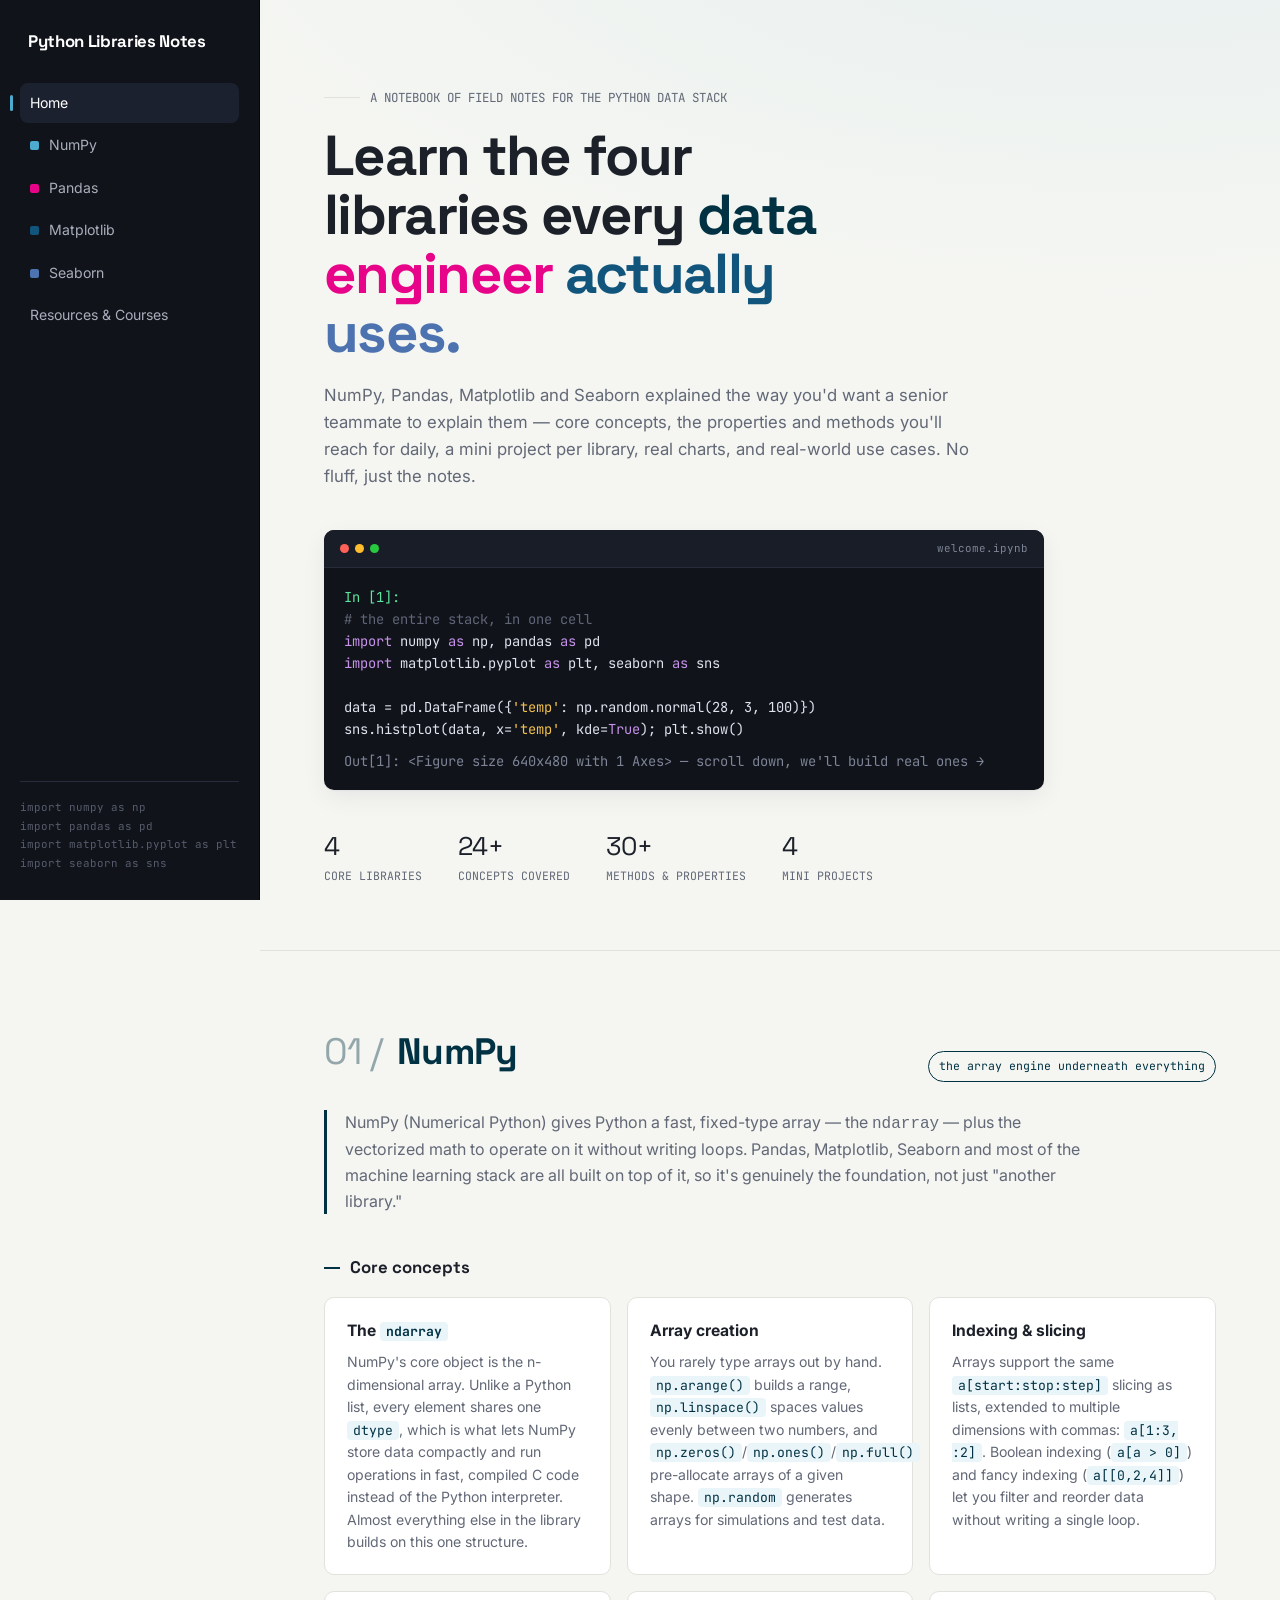
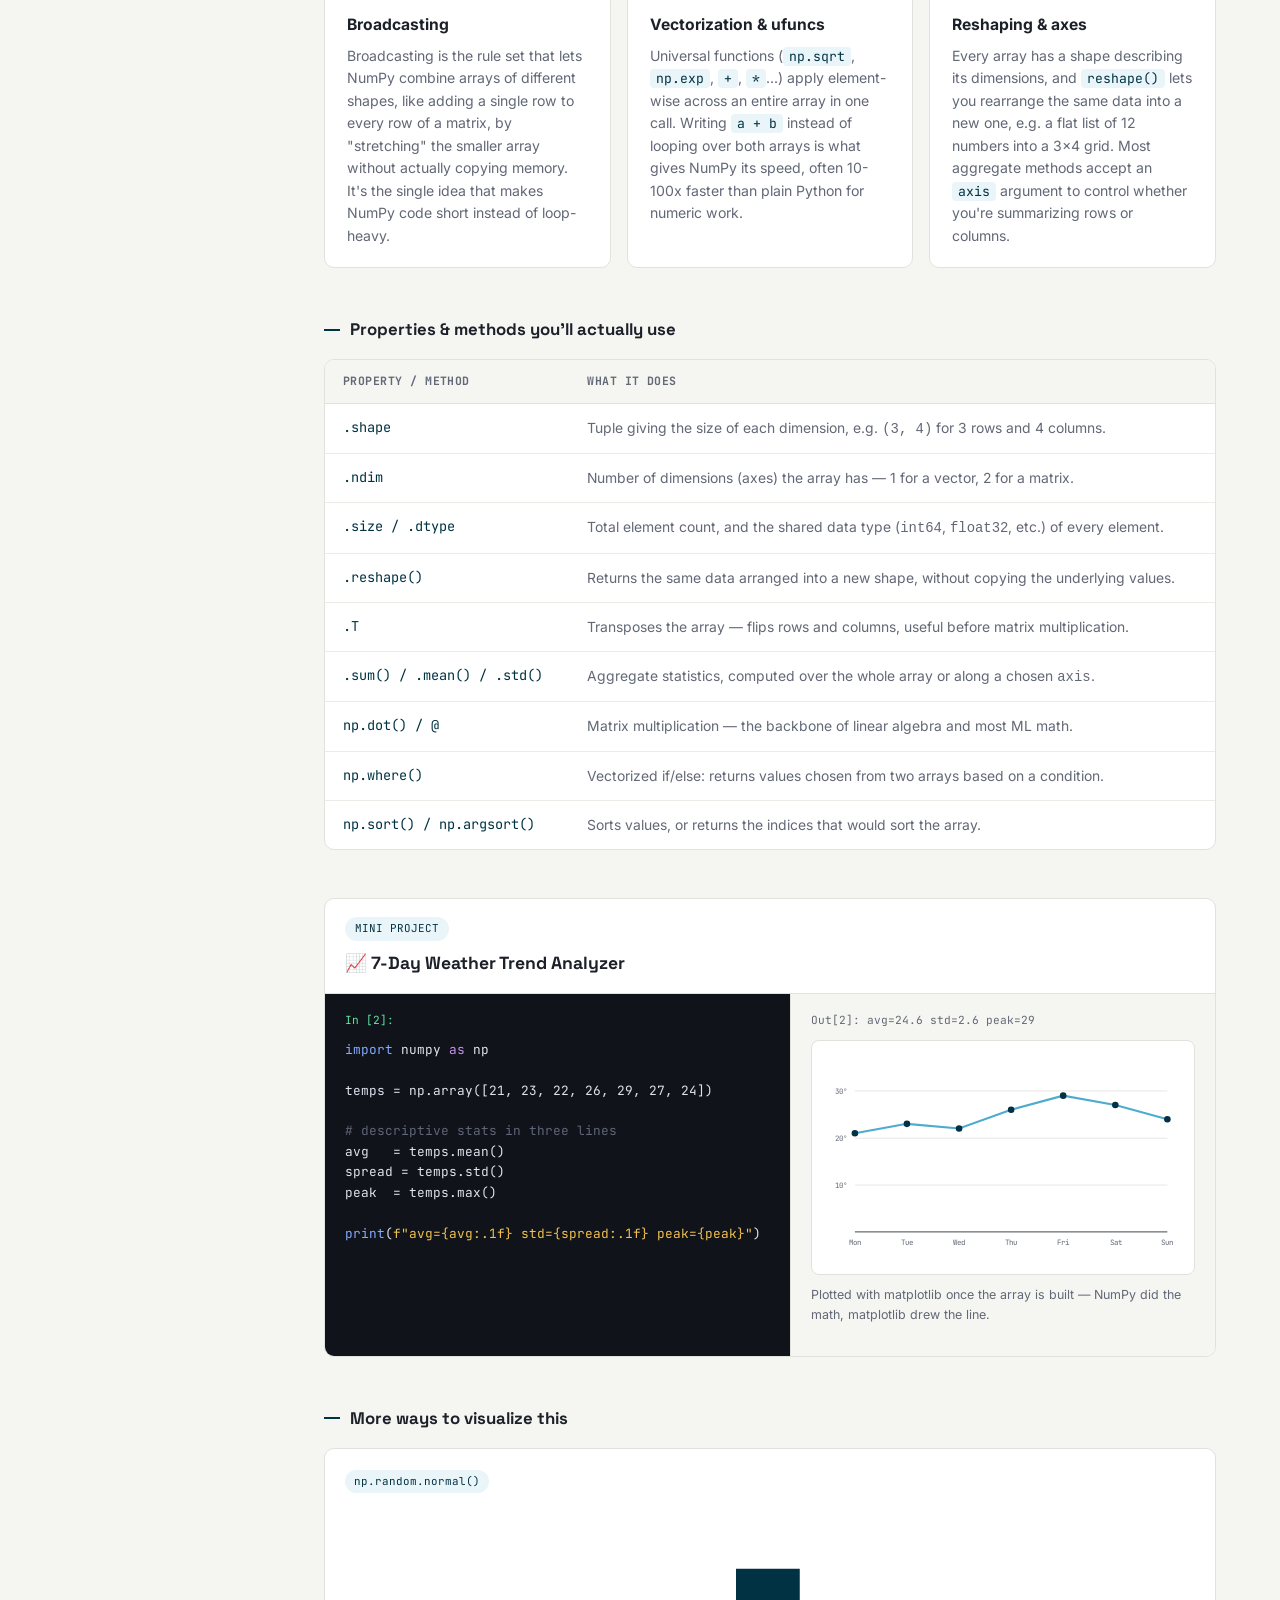
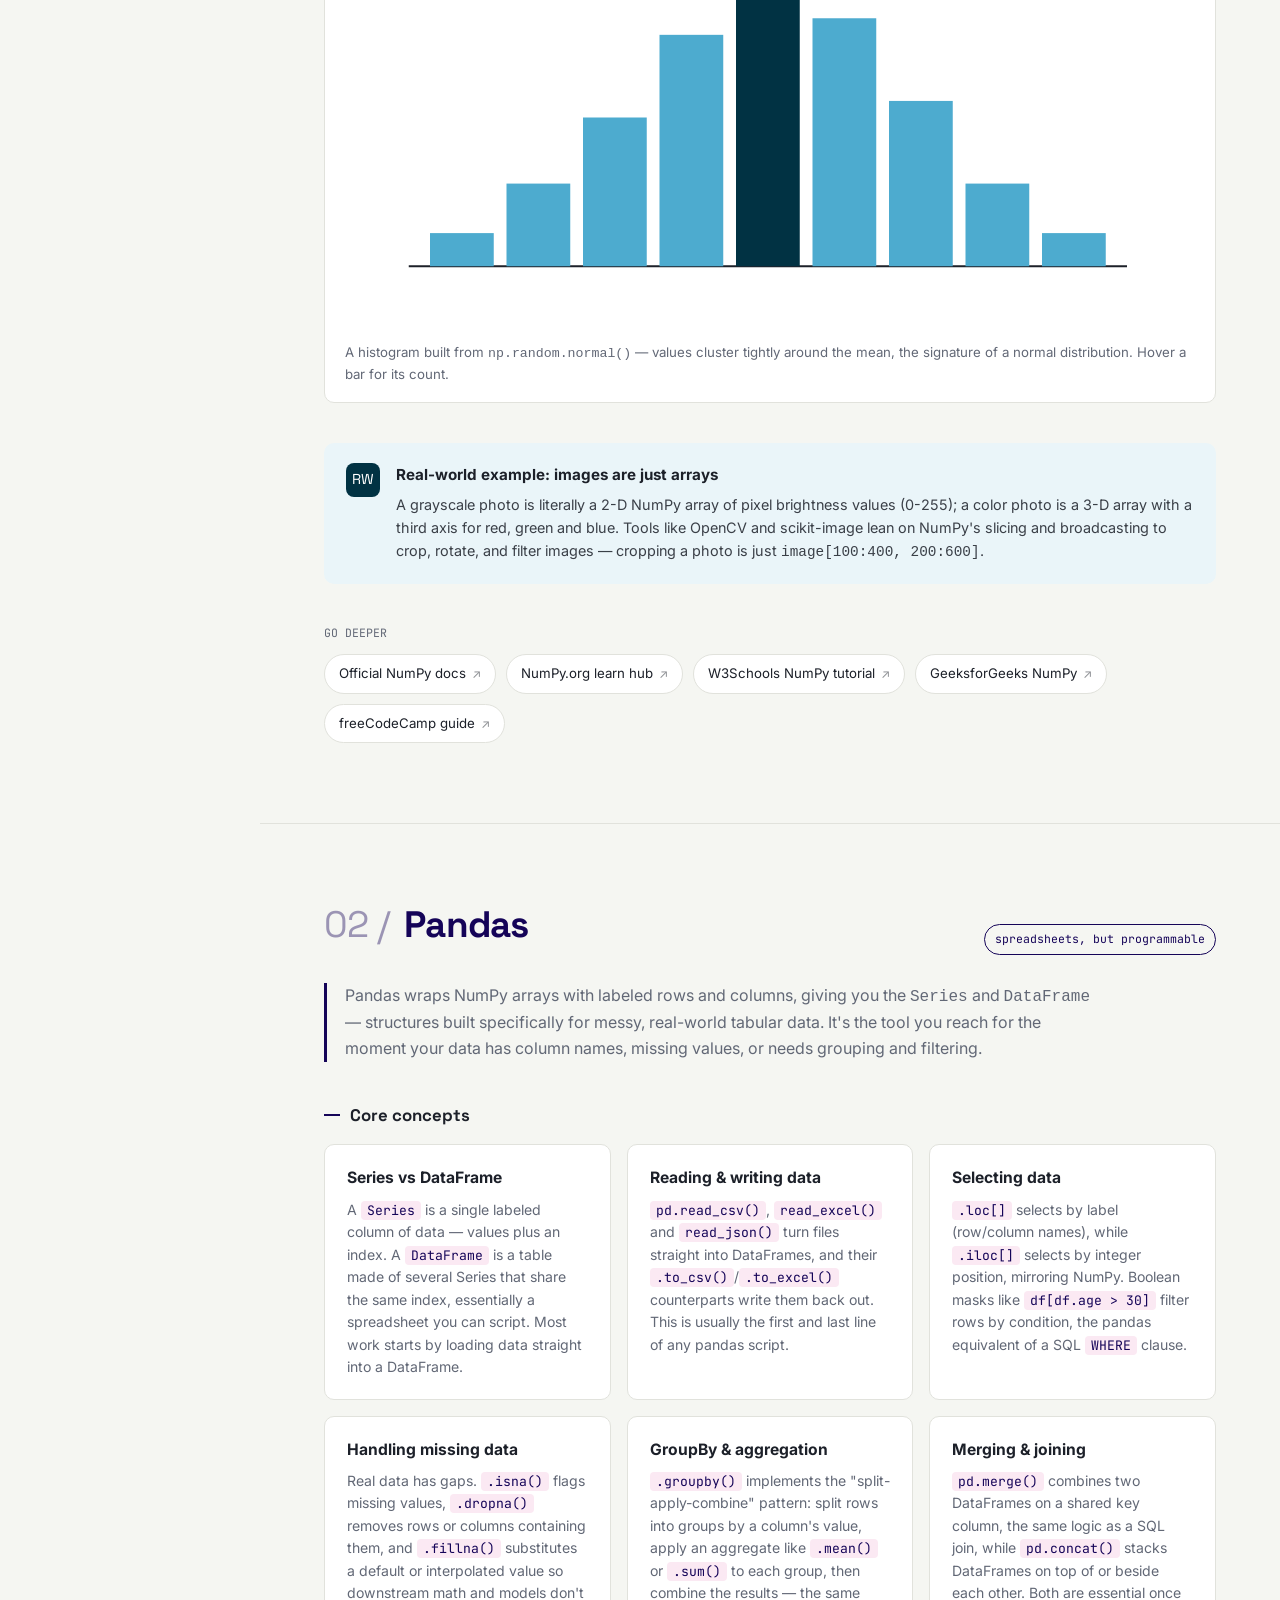
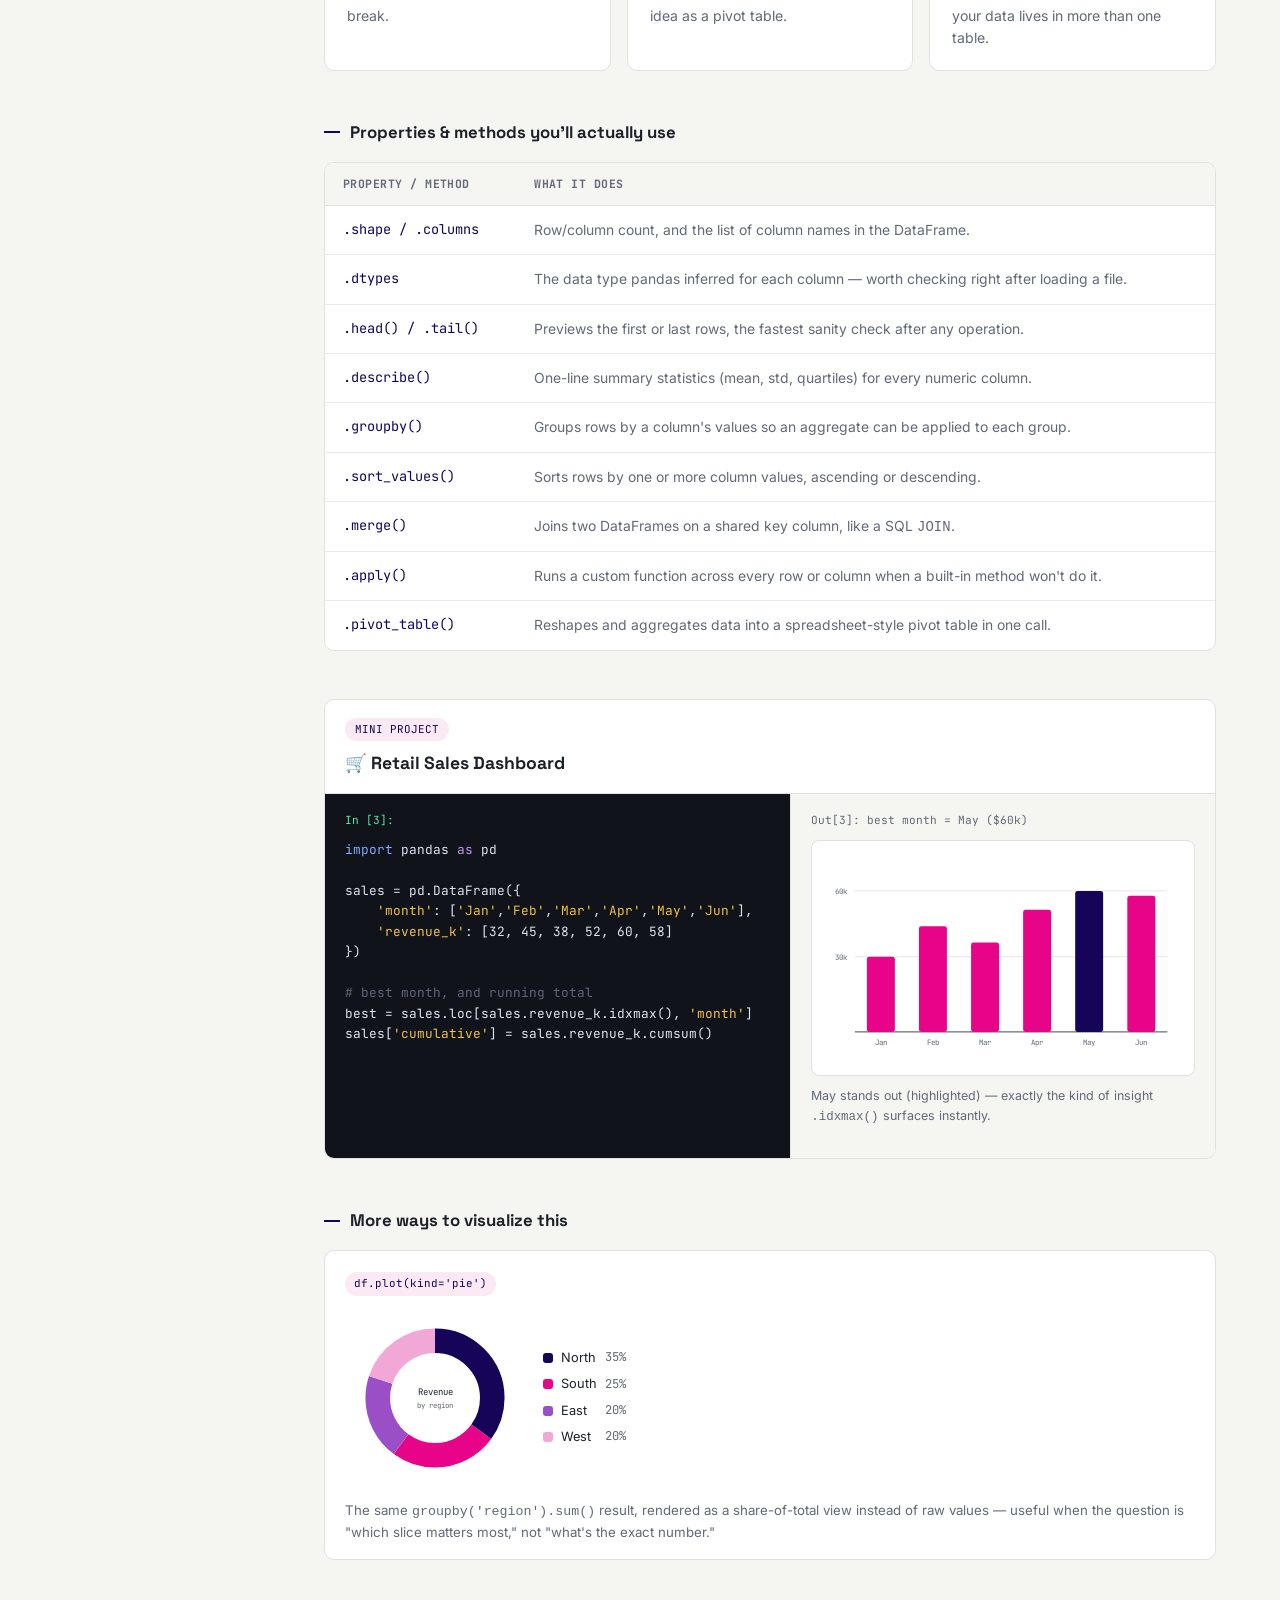
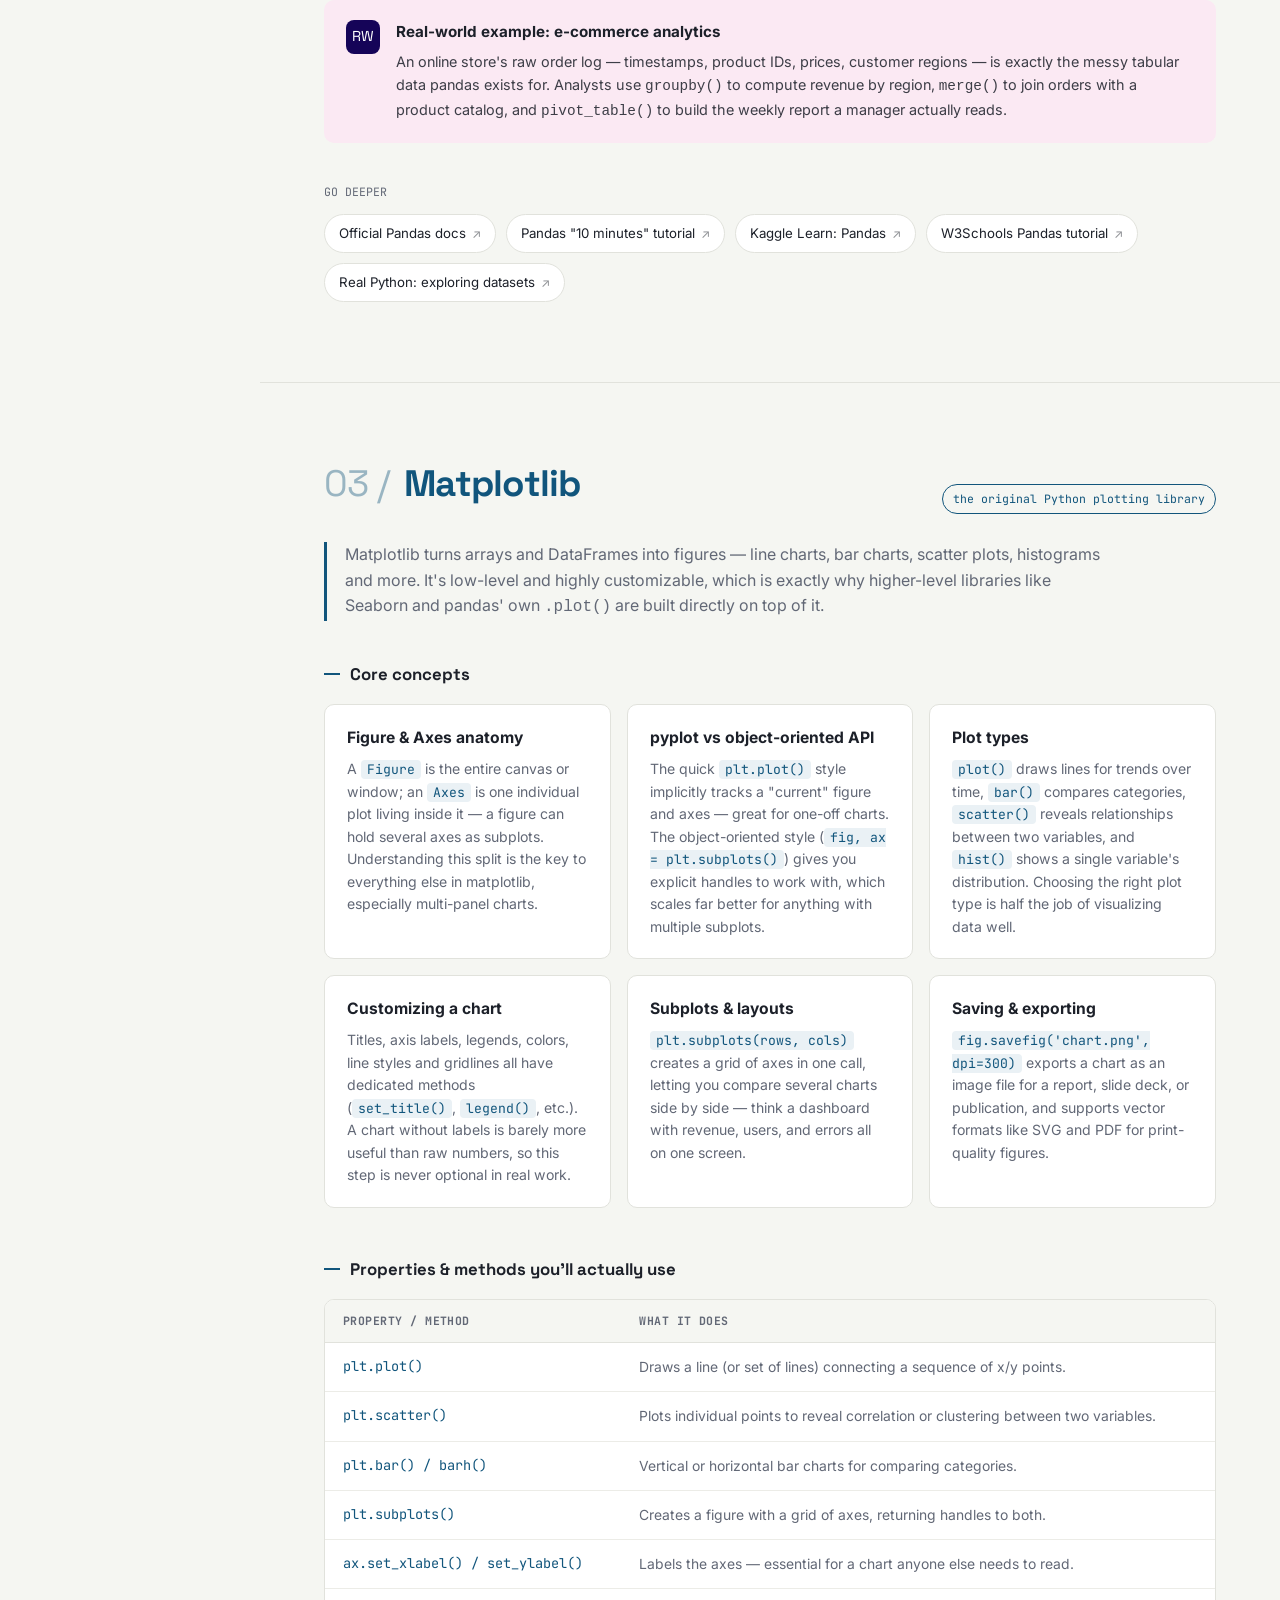
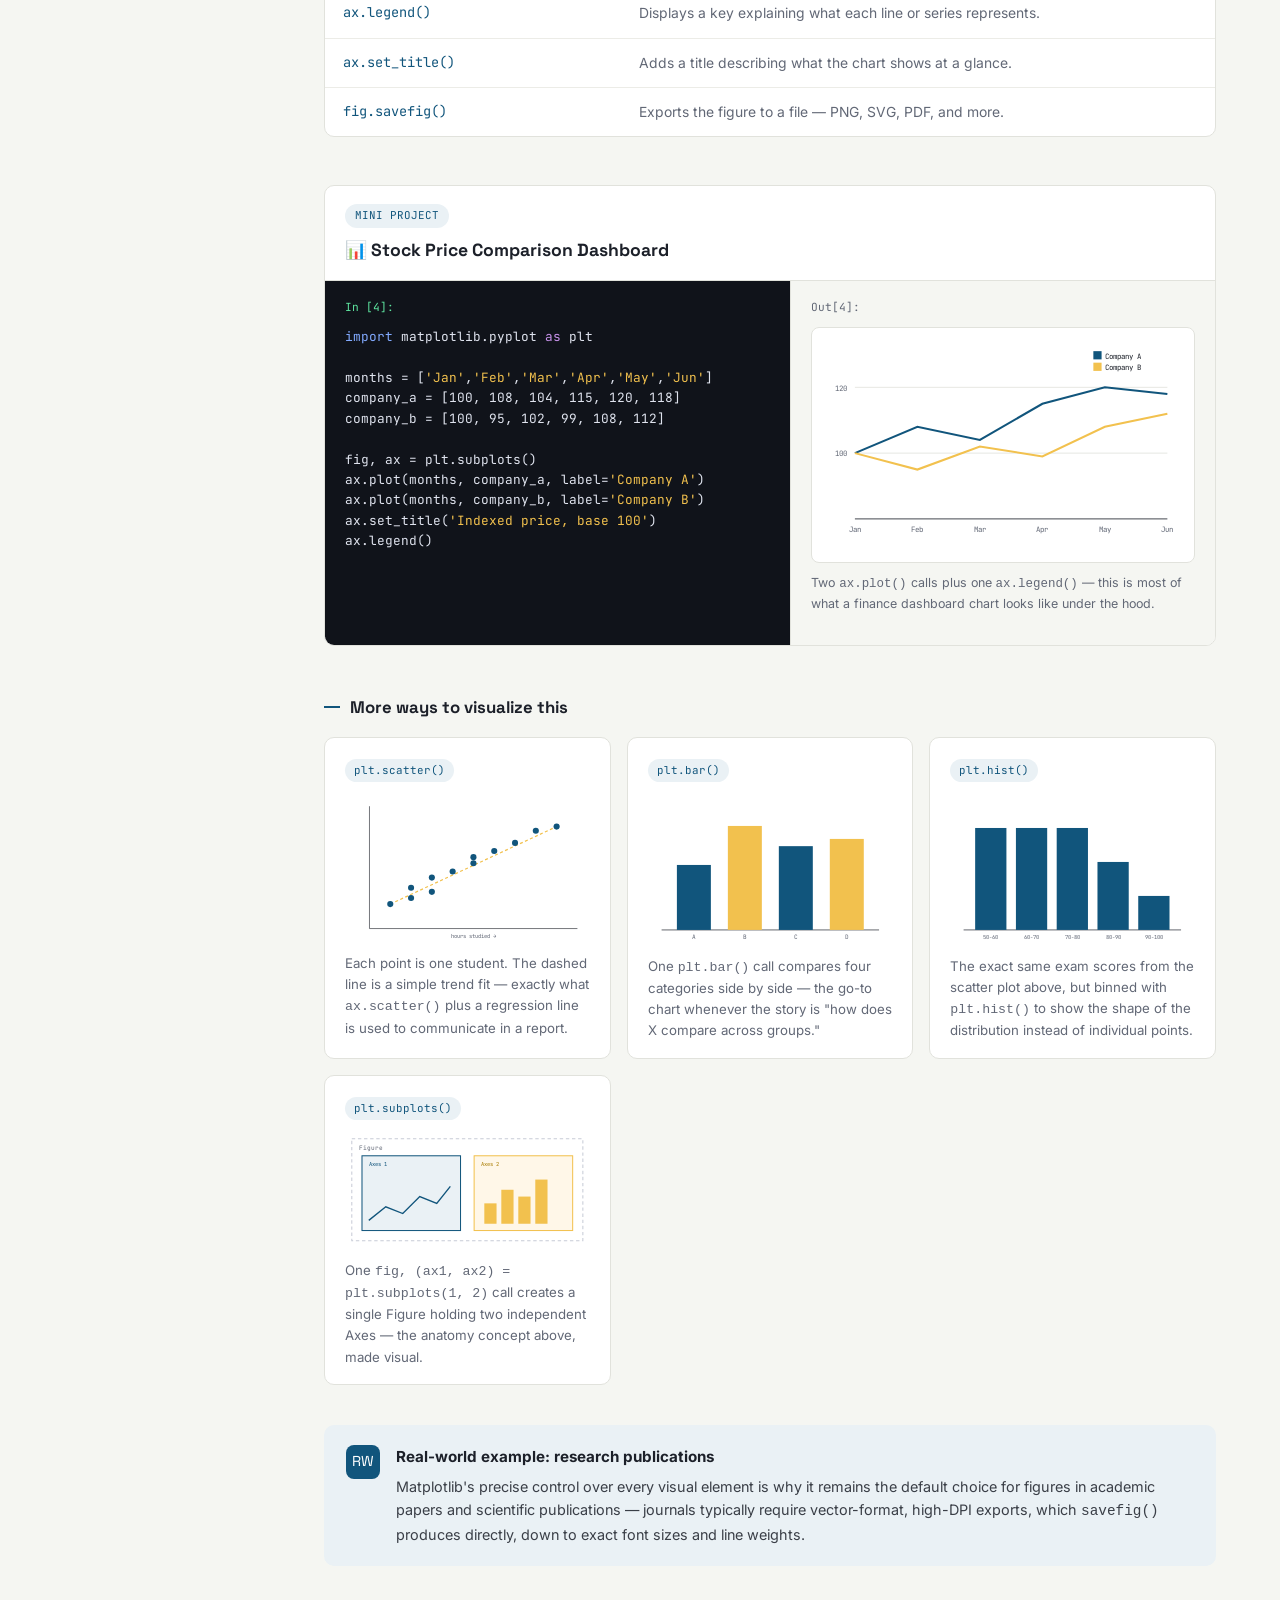
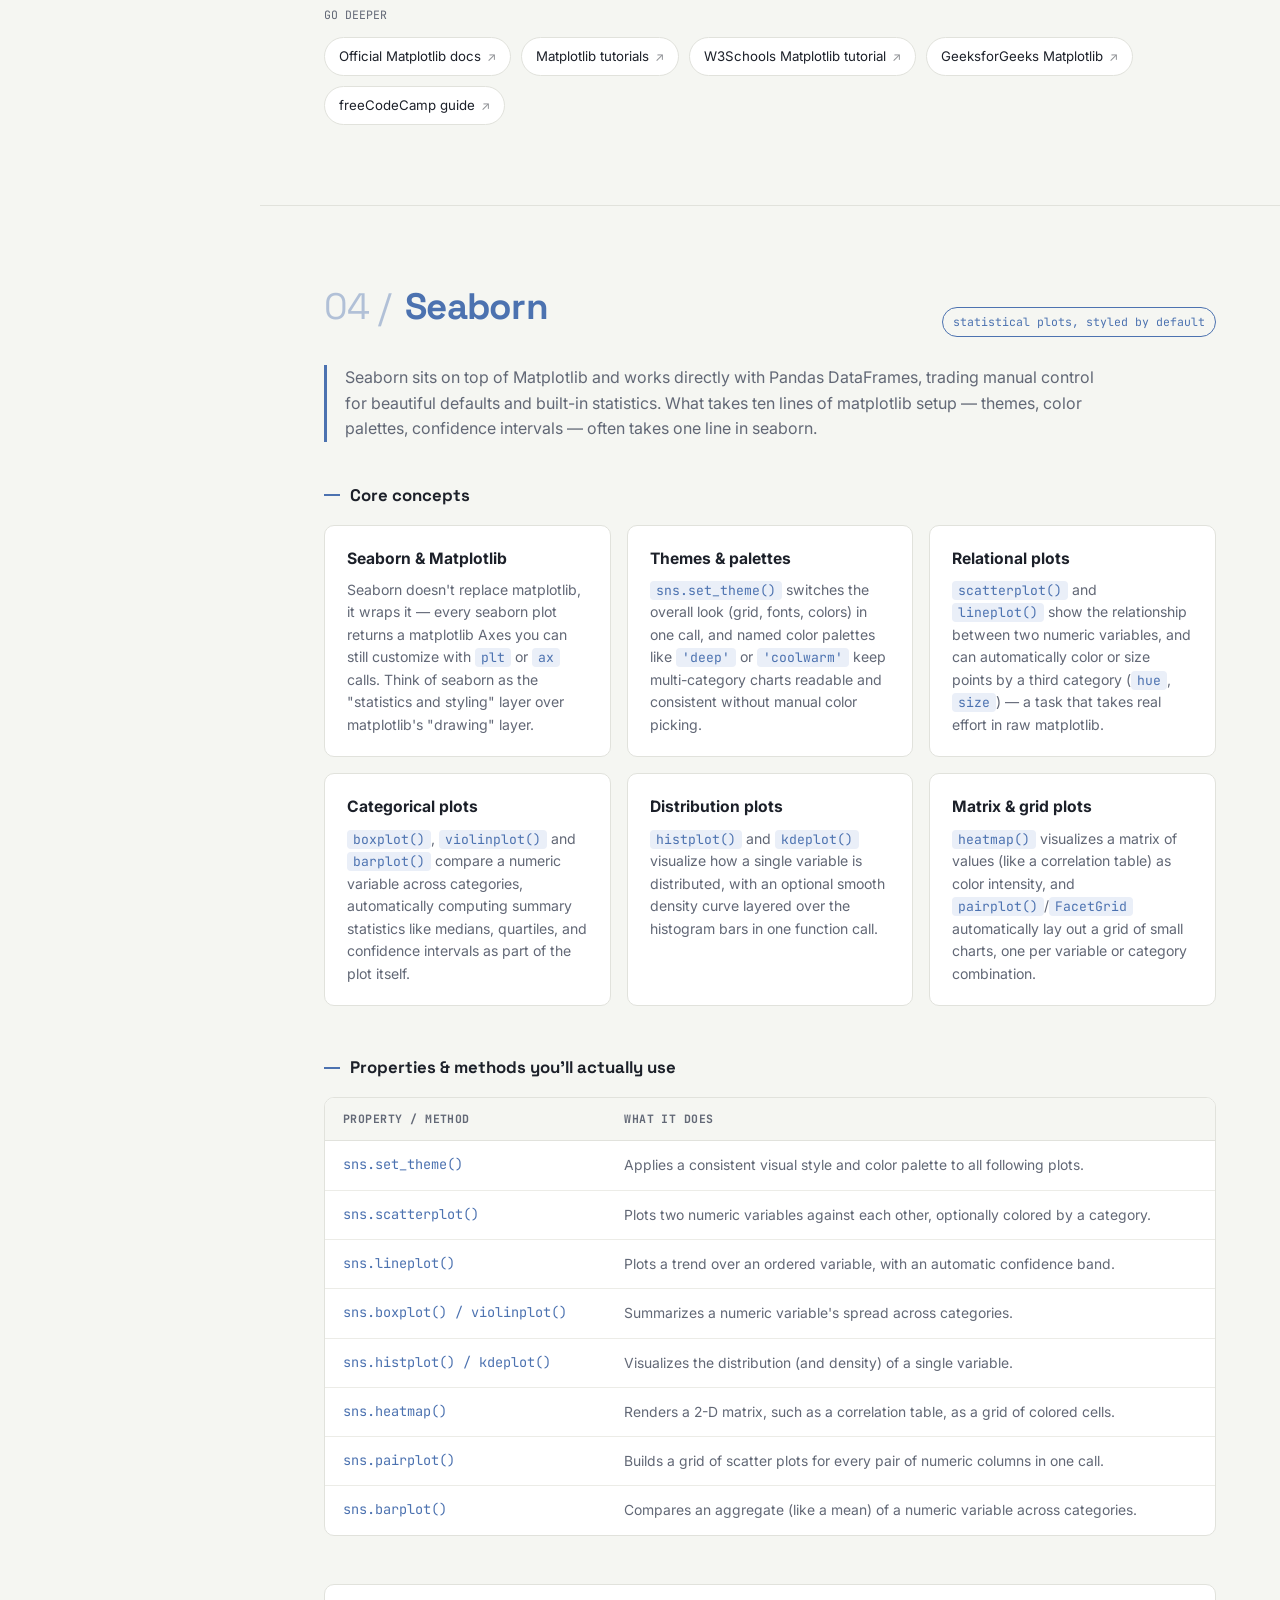
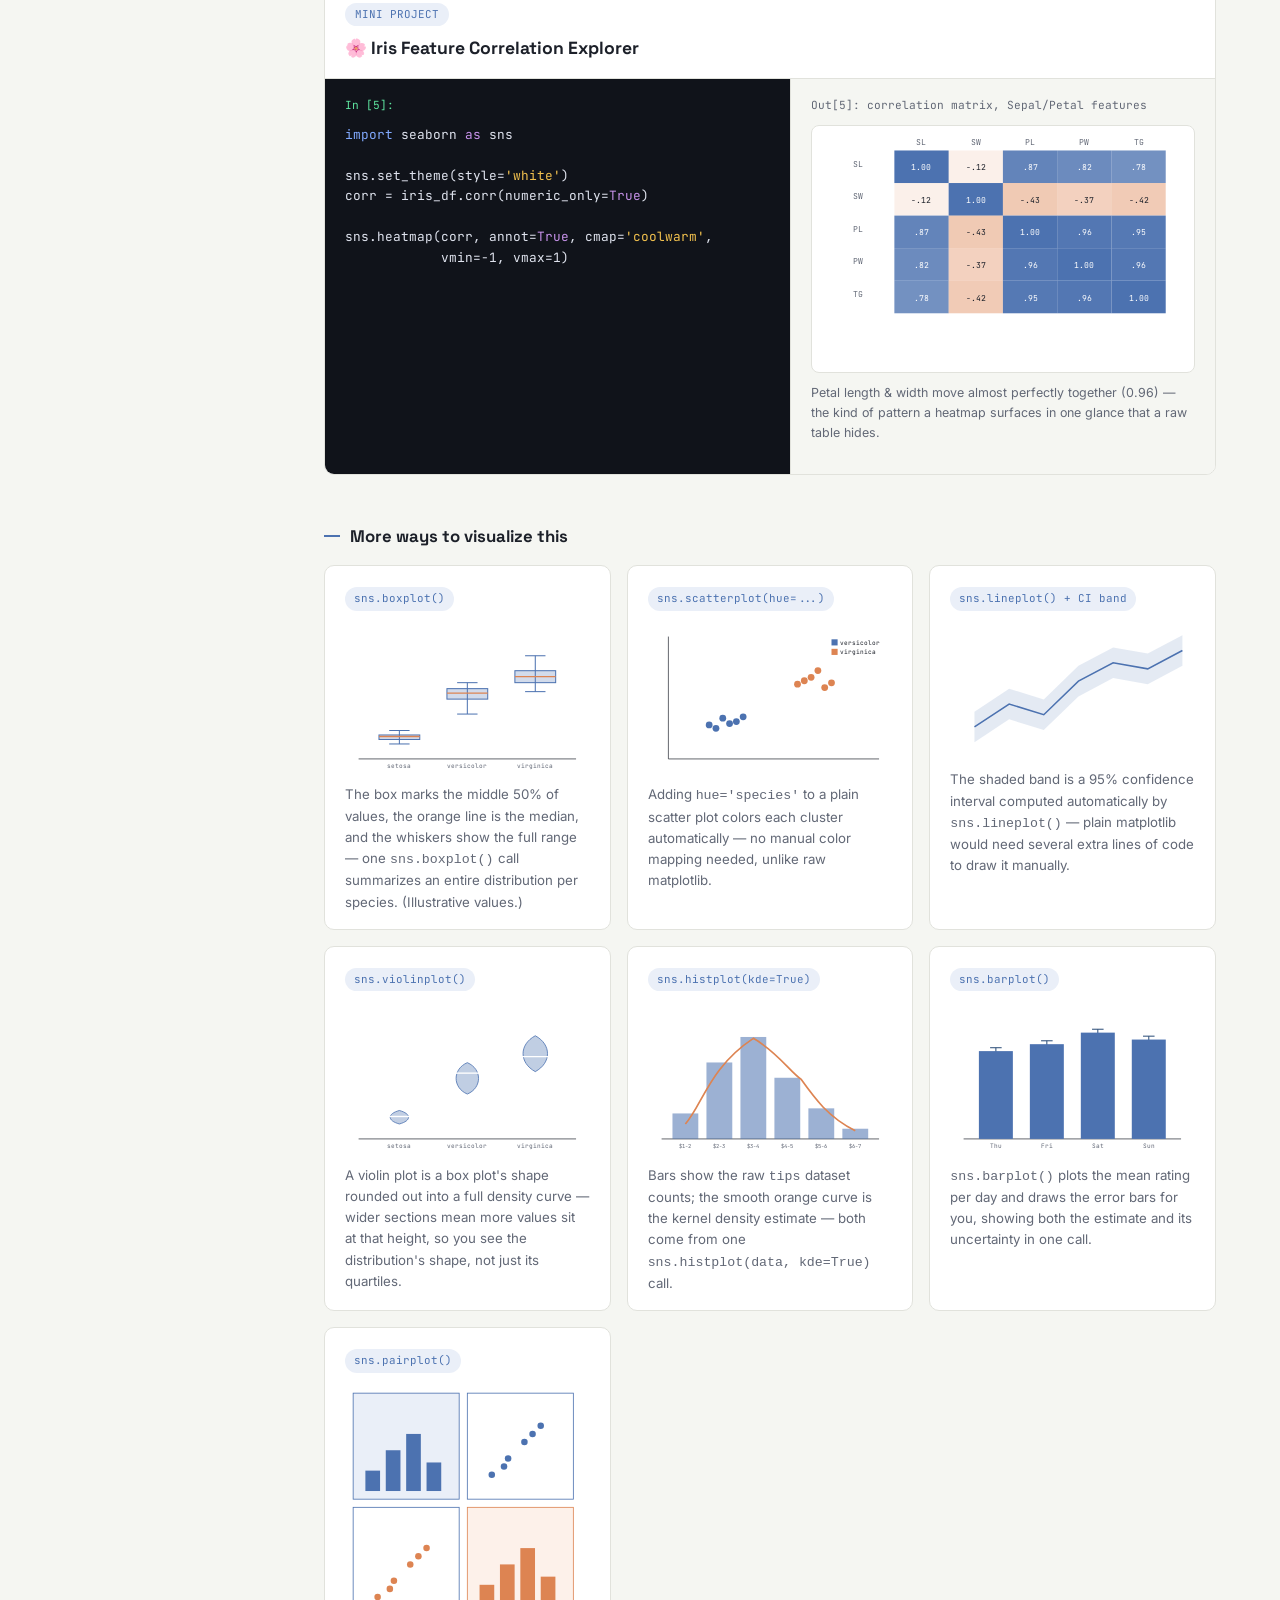
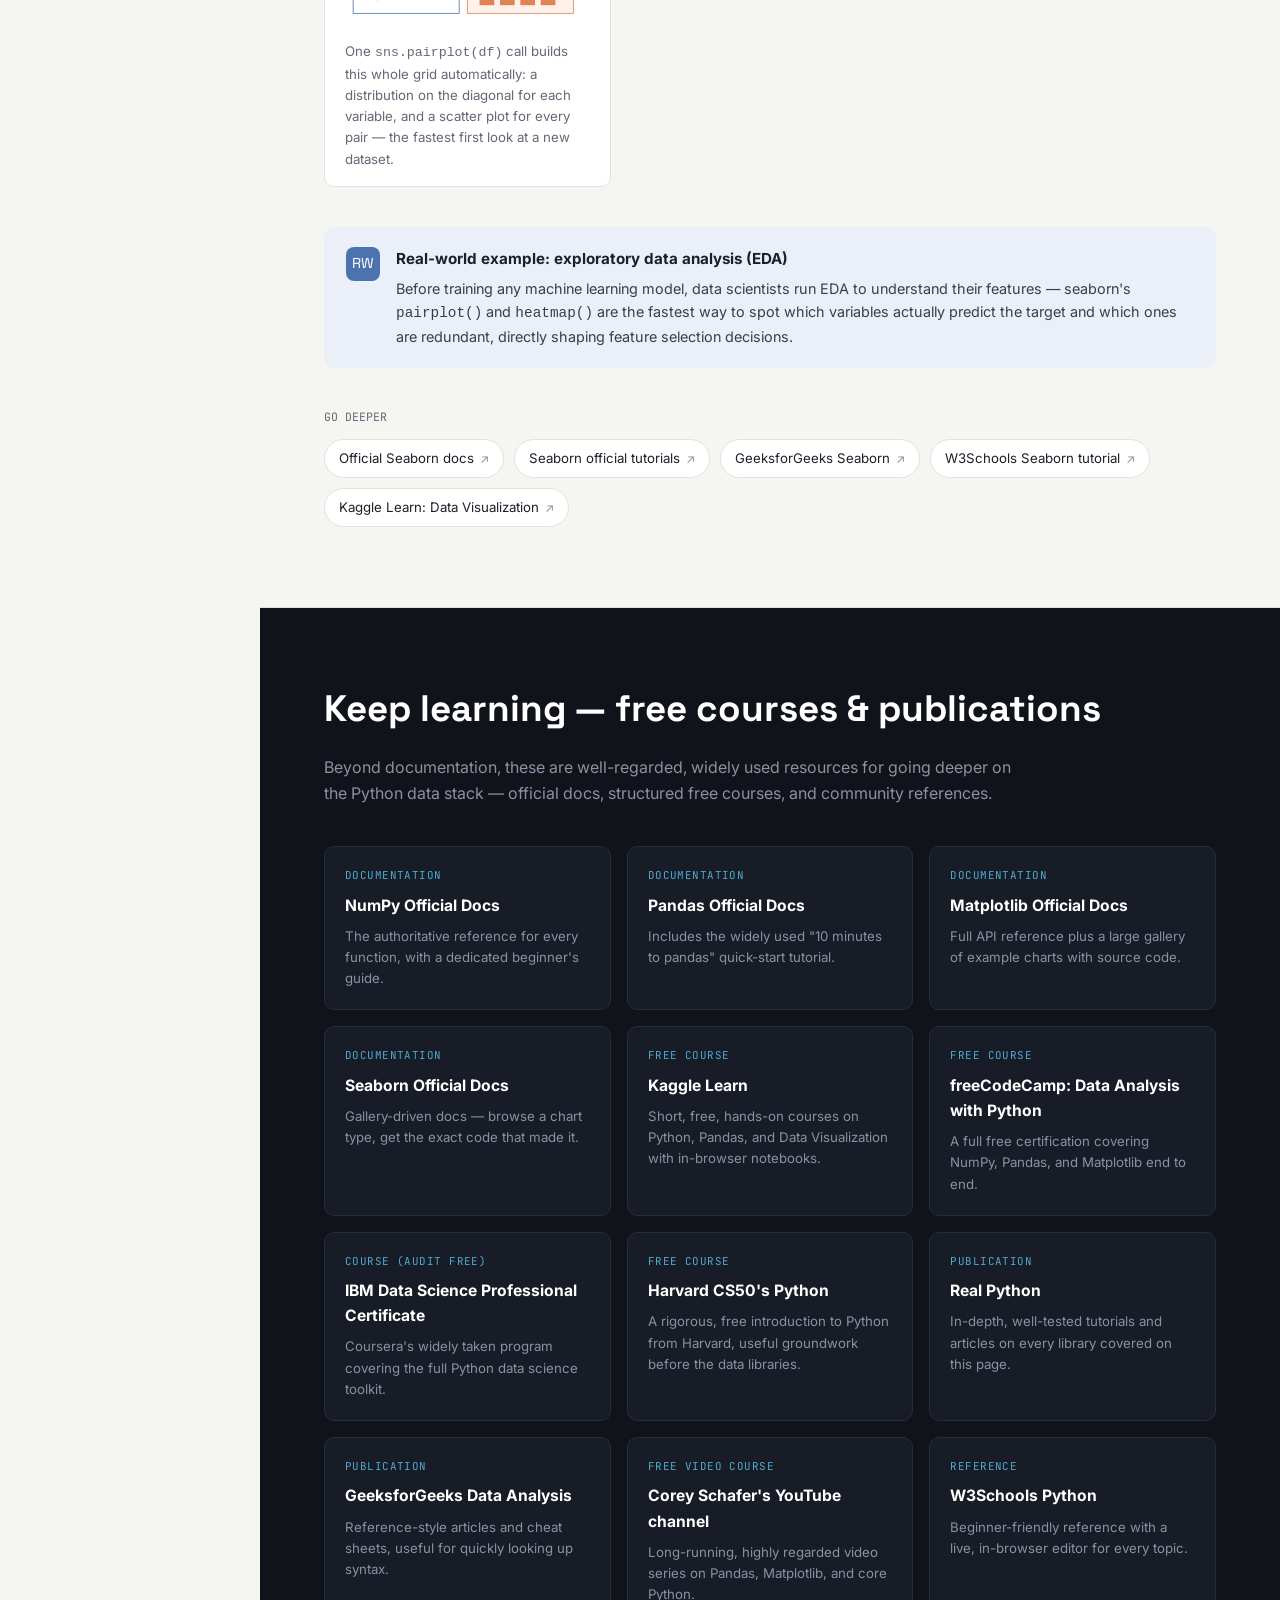
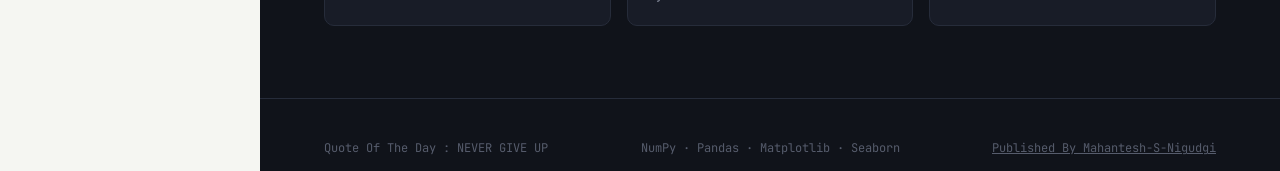
<file: index.html>
<!DOCTYPE html>
<html lang="en">
<head>
<meta charset="UTF-8">
<meta name="viewport" content="width=device-width, initial-scale=1.0">
<title>Python Library Notes For Beginners — NumPy, Pandas, Matplotlib &amp; Seaborn</title>
<meta name="description" content="A hands-on notebook-style reference for NumPy, Pandas, Matplotlib and Seaborn — concepts, methods, mini projects, charts and curated learning resources.">
<link rel="preconnect" href="https://fonts.googleapis.com">
<link rel="preconnect" href="https://fonts.gstatic.com" crossorigin>
<link href="https://fonts.googleapis.com/css2?family=Space+Grotesk:wght@500;600;700&family=Inter:wght@400;500;600;700&family=JetBrains+Mono:wght@400;500;700&display=swap" rel="stylesheet">
<link rel="stylesheet" href="style.css">
</head>
<body>

<div class="mobile-topbar">
  <span>Python library Notes For Beginners</span>
  <button id="railToggle" type="button" aria-expanded="false" aria-controls="rail">☰ menu</button>
</div>

<div class="shell">

  <!-- ============ SIDEBAR / KERNEL RAIL ============ -->
  <aside class="rail" id="rail">
    <div class="rail-brand"><span class="bracket"></span><strong><b>Python Libraries Notes</b></strong><span class="bracket"></span></div>
    <!-- <div class="kernel-status"><span class="dot"></span> kernel: ready — 4 libraries loaded</div> -->
    <nav>
      <a class="rail-link" data-nav href="#home">Home</a>
      <a class="rail-link" data-nav href="#numpy"><span class="swatch" style="background:#4dabcf"></span>NumPy</a>
      <a class="rail-link" data-nav href="#pandas"><span class="swatch" style="background:#e70488"></span>Pandas</a>
      <a class="rail-link" data-nav href="#matplotlib"><span class="swatch" style="background:#11557c"></span>Matplotlib</a>
      <a class="rail-link" data-nav href="#seaborn"><span class="swatch" style="background:#4c72b0"></span>Seaborn</a>
      <a class="rail-link" data-nav href="#resources">Resources &amp; Courses</a>
    </nav>
    <div class="rail-foot">
      import numpy as np<br>
      import pandas as pd<br>
      import matplotlib.pyplot as plt<br>
      import seaborn as sns
    </div>
  </aside>

  <main>

    <!-- ============ HERO ============ -->
    <section class="hero" id="home">
      <div class="hero-eyebrow"><span class="rule"></span> A NOTEBOOK OF FIELD NOTES FOR THE PYTHON DATA STACK</div>
      <h1>Learn the four libraries every <span class="accent-numpy">data</span> <span class="accent-pandas">engineer</span> <span class="accent-mpl">actually</span> <span class="accent-sea">uses.</span></h1>
      <p class="lede">NumPy, Pandas, Matplotlib and Seaborn explained the way you'd want a senior teammate to explain them — core concepts, the properties and methods you'll reach for daily, a mini project per library, real charts, and real-world use cases. No fluff, just the notes.</p>

      <div class="hero-cell">
        <div class="cell-head">
          <div class="traffic"><span class="r"></span><span class="y"></span><span class="g"></span></div>
          <span class="label">welcome.ipynb</span>
        </div>
        <div class="cell-body">
          <span class="in">In [1]:</span>
          <div class="code"><span class="cmt"># the entire stack, in one cell</span><br>
          <span class="kw">import</span> numpy <span class="kw">as</span> np, pandas <span class="kw">as</span> pd<br>
          <span class="kw">import</span> matplotlib.pyplot <span class="kw">as</span> plt, seaborn <span class="kw">as</span> sns<br><br>
          data = pd.DataFrame({<span class="str">'temp'</span>: np.random.normal(28, 3, 100)})<br>
          sns.histplot(data, x=<span class="str">'temp'</span>, kde=<span class="kw">True</span>); plt.show()</div>
          <span class="out">Out[1]: &lt;Figure size 640x480 with 1 Axes&gt; — scroll down, we'll build real ones →</span>
        </div>
      </div>

      <div class="hero-stats">
        <div><div class="num">4</div><div class="lbl">CORE LIBRARIES</div></div>
        <div><div class="num">24+</div><div class="lbl">CONCEPTS COVERED</div></div>
        <div><div class="num">30+</div><div class="lbl">METHODS &amp; PROPERTIES</div></div>
        <div><div class="num">4</div><div class="lbl">MINI PROJECTS</div></div>
      </div>
    </section>

    <!-- ============ NUMPY ============ -->
    <section class="lib" id="numpy" data-accent="numpy">
      <div class="lib-head">
        <h2><span class="bracket">01 /</span> NumPy</h2>
        <span class="lib-tag">the array engine underneath everything</span>
      </div>
      <p class="lib-intro">NumPy (Numerical Python) gives Python a fast, fixed-type array — the <code>ndarray</code> — plus the vectorized math to operate on it without writing loops. Pandas, Matplotlib, Seaborn and most of the machine learning stack are all built on top of it, so it's genuinely the foundation, not just "another library."</p>

      <h3 class="block-title">Core concepts</h3>
      <div class="concept-grid">
        <div class="concept-card">
          <h4>The <code>ndarray</code></h4>
          <p>NumPy's core object is the n-dimensional array. Unlike a Python list, every element shares one <code>dtype</code>, which is what lets NumPy store data compactly and run operations in fast, compiled C code instead of the Python interpreter. Almost everything else in the library builds on this one structure.</p>
        </div>
        <div class="concept-card">
          <h4>Array creation</h4>
          <p>You rarely type arrays out by hand. <code>np.arange()</code> builds a range, <code>np.linspace()</code> spaces values evenly between two numbers, and <code>np.zeros()</code>/<code>np.ones()</code>/<code>np.full()</code> pre-allocate arrays of a given shape. <code>np.random</code> generates arrays for simulations and test data.</p>
        </div>
        <div class="concept-card">
          <h4>Indexing &amp; slicing</h4>
          <p>Arrays support the same <code>a[start:stop:step]</code> slicing as lists, extended to multiple dimensions with commas: <code>a[1:3, :2]</code>. Boolean indexing (<code>a[a &gt; 0]</code>) and fancy indexing (<code>a[[0,2,4]]</code>) let you filter and reorder data without writing a single loop.</p>
        </div>
        <div class="concept-card">
          <h4>Broadcasting</h4>
          <p>Broadcasting is the rule set that lets NumPy combine arrays of different shapes, like adding a single row to every row of a matrix, by "stretching" the smaller array without actually copying memory. It's the single idea that makes NumPy code short instead of loop-heavy.</p>
        </div>
        <div class="concept-card">
          <h4>Vectorization &amp; ufuncs</h4>
          <p>Universal functions (<code>np.sqrt</code>, <code>np.exp</code>, <code>+</code>, <code>*</code>...) apply element-wise across an entire array in one call. Writing <code>a + b</code> instead of looping over both arrays is what gives NumPy its speed, often 10-100x faster than plain Python for numeric work.</p>
        </div>
        <div class="concept-card">
          <h4>Reshaping &amp; axes</h4>
          <p>Every array has a shape describing its dimensions, and <code>reshape()</code> lets you rearrange the same data into a new one, e.g. a flat list of 12 numbers into a 3×4 grid. Most aggregate methods accept an <code>axis</code> argument to control whether you're summarizing rows or columns.</p>
        </div>
      </div>

      <h3 class="block-title">Properties &amp; methods you'll actually use</h3>
      <div class="table-wrap">
        <table class="methods">
          <thead><tr><th>Property / Method</th><th>What it does</th></tr></thead>
          <tbody>
            <tr><td class="mono">.shape</td><td class="desc">Tuple giving the size of each dimension, e.g. <code>(3, 4)</code> for 3 rows and 4 columns.</td></tr>
            <tr><td class="mono">.ndim</td><td class="desc">Number of dimensions (axes) the array has — 1 for a vector, 2 for a matrix.</td></tr>
            <tr><td class="mono">.size / .dtype</td><td class="desc">Total element count, and the shared data type (<code>int64</code>, <code>float32</code>, etc.) of every element.</td></tr>
            <tr><td class="mono">.reshape()</td><td class="desc">Returns the same data arranged into a new shape, without copying the underlying values.</td></tr>
            <tr><td class="mono">.T</td><td class="desc">Transposes the array — flips rows and columns, useful before matrix multiplication.</td></tr>
            <tr><td class="mono">.sum() / .mean() / .std()</td><td class="desc">Aggregate statistics, computed over the whole array or along a chosen <code>axis</code>.</td></tr>
            <tr><td class="mono">np.dot() / @</td><td class="desc">Matrix multiplication — the backbone of linear algebra and most ML math.</td></tr>
            <tr><td class="mono">np.where()</td><td class="desc">Vectorized if/else: returns values chosen from two arrays based on a condition.</td></tr>
            <tr><td class="mono">np.sort() / np.argsort()</td><td class="desc">Sorts values, or returns the indices that would sort the array.</td></tr>
          </tbody>
        </table>
      </div>

      <div class="project">
        <span class="project-tag">MINI PROJECT</span>
        <h4>📈 7-Day Weather Trend Analyzer</h4>
        <div class="notebook">
          <div class="io-block io-in">
            <span class="tag">In [2]:</span>
            <pre><span class="fn">import</span> numpy <span class="kw">as</span> np

temps = np.array([21, 23, 22, 26, 29, 27, 24])

<span class="cmt"># descriptive stats in three lines</span>
avg   = temps.mean()
spread = temps.std()
peak  = temps.max()

<span class="fn">print</span>(<span class="str">f"avg={avg:.1f} std={spread:.1f} peak={peak}"</span>)</pre>
          </div>
          <div class="io-block io-out">
            <span class="tag">Out[2]: avg=24.6  std=2.6  peak=29</span>
            <div class="chart-frame">
              <svg viewBox="0 0 440 260" role="img" aria-label="Line chart of temperatures across seven days, ranging from 21 to 29 degrees">
                <line x1="40" y1="48.6" x2="420" y2="48.6" stroke="#e1e2dc"/>
                <line x1="40" y1="106" x2="420" y2="106" stroke="#e1e2dc"/>
                <line x1="40" y1="163" x2="420" y2="163" stroke="#e1e2dc"/>
                <text x="30" y="52" font-size="9" fill="#626876" text-anchor="end" font-family="JetBrains Mono">30°</text>
                <text x="30" y="110" font-size="9" fill="#626876" text-anchor="end" font-family="JetBrains Mono">20°</text>
                <text x="30" y="167" font-size="9" fill="#626876" text-anchor="end" font-family="JetBrains Mono">10°</text>
                <line x1="40" y1="220" x2="420" y2="220" stroke="#1c2029" stroke-width="1"/>
                <polyline points="40,100 103.3,88.6 166.7,94.3 230,71.4 293.3,54.3 356.7,65.7 420,82.9" fill="none" stroke="#4dabcf" stroke-width="2.5"/>
                <g fill="#013243">
                  <circle cx="40" cy="100" r="4"/><circle cx="103.3" cy="88.6" r="4"/><circle cx="166.7" cy="94.3" r="4"/>
                  <circle cx="230" cy="71.4" r="4"/><circle cx="293.3" cy="54.3" r="4"/><circle cx="356.7" cy="65.7" r="4"/><circle cx="420" cy="82.9" r="4"/>
                </g>
                <g font-size="9" fill="#626876" text-anchor="middle" font-family="JetBrains Mono">
                  <text x="40" y="236">Mon</text><text x="103" y="236">Tue</text><text x="167" y="236">Wed</text>
                  <text x="230" y="236">Thu</text><text x="293" y="236">Fri</text><text x="357" y="236">Sat</text><text x="420" y="236">Sun</text>
                </g>
              </svg>
            </div>
            <p class="caption">Plotted with matplotlib once the array is built — NumPy did the math, matplotlib drew the line.</p>
          </div>
        </div>
      </div>

      <h3 class="block-title gallery-title">More ways to visualize this</h3>
      <div class="chart-gallery">
        <div class="chart-card">
          <span class="chart-tag">np.random.normal()</span>
          <svg viewBox="0 0 400 200" role="img" aria-label="Histogram of 1000 simulated sensor readings following a bell-shaped normal distribution">
            <line x1="30" y1="170" x2="368" y2="170" stroke="#1c2029" stroke-width="1"/>
            <g fill="#4dabcf">
              <rect data-tip x="40" y="154.4" width="30" height="15.6"><title>Bin 1: 2 readings</title></rect>
              <rect data-tip x="76" y="131.1" width="30" height="38.9"><title>Bin 2: 5 readings</title></rect>
              <rect data-tip x="112" y="100" width="30" height="70"><title>Bin 3: 9 readings</title></rect>
              <rect data-tip x="148" y="61.1" width="30" height="108.9"><title>Bin 4: 14 readings</title></rect>
              <rect data-tip x="184" y="30" width="30" height="140" fill="#013243"><title>Bin 5 (peak): 18 readings</title></rect>
              <rect data-tip x="220" y="53.3" width="30" height="116.7"><title>Bin 6: 15 readings</title></rect>
              <rect data-tip x="256" y="92.2" width="30" height="77.8"><title>Bin 7: 10 readings</title></rect>
              <rect data-tip x="292" y="131.1" width="30" height="38.9"><title>Bin 8: 5 readings</title></rect>
              <rect data-tip x="328" y="154.4" width="30" height="15.6"><title>Bin 9: 2 readings</title></rect>
            </g>
          </svg>
          <p class="chart-caption">A histogram built from <code>np.random.normal()</code> — values cluster tightly around the mean, the signature of a normal distribution. Hover a bar for its count.</p>
        </div>
      </div>

      <div class="real-world">
        <div class="icon">RW</div>
        <div>
          <h4>Real-world example: images are just arrays</h4>
          <p>A grayscale photo is literally a 2-D NumPy array of pixel brightness values (0-255); a color photo is a 3-D array with a third axis for red, green and blue. Tools like OpenCV and scikit-image lean on NumPy's slicing and broadcasting to crop, rotate, and filter images — cropping a photo is just <code>image[100:400, 200:600]</code>.</p>
        </div>
      </div>

      <div class="resources-row">
        <span class="label">GO DEEPER</span>
        <div class="chip-set">
          <a class="chip" href="https://numpy.org/doc/stable/" target="_blank" rel="noopener">Official NumPy docs <span class="arrow">↗</span></a>
          <a class="chip" href="https://numpy.org/learn/" target="_blank" rel="noopener">NumPy.org learn hub <span class="arrow">↗</span></a>
          <a class="chip" href="https://www.w3schools.com/python/numpy/default.asp" target="_blank" rel="noopener">W3Schools NumPy tutorial <span class="arrow">↗</span></a>
          <a class="chip" href="https://www.geeksforgeeks.org/numpy-tutorial/" target="_blank" rel="noopener">GeeksforGeeks NumPy <span class="arrow">↗</span></a>
          <a class="chip" href="https://www.freecodecamp.org/news/the-ultimate-guide-to-the-numpy-package-for-scientific-computing-in-python/" target="_blank" rel="noopener">freeCodeCamp guide <span class="arrow">↗</span></a>
        </div>
      </div>
    </section>

    <!-- ============ PANDAS ============ -->
    <section class="lib" id="pandas" data-accent="pandas">
      <div class="lib-head">
        <h2><span class="bracket">02 /</span> Pandas</h2>
        <span class="lib-tag">spreadsheets, but programmable</span>
      </div>
      <p class="lib-intro">Pandas wraps NumPy arrays with labeled rows and columns, giving you the <code>Series</code> and <code>DataFrame</code> — structures built specifically for messy, real-world tabular data. It's the tool you reach for the moment your data has column names, missing values, or needs grouping and filtering.</p>

      <h3 class="block-title">Core concepts</h3>
      <div class="concept-grid">
        <div class="concept-card">
          <h4>Series vs DataFrame</h4>
          <p>A <code>Series</code> is a single labeled column of data — values plus an index. A <code>DataFrame</code> is a table made of several Series that share the same index, essentially a spreadsheet you can script. Most work starts by loading data straight into a DataFrame.</p>
        </div>
        <div class="concept-card">
          <h4>Reading &amp; writing data</h4>
          <p><code>pd.read_csv()</code>, <code>read_excel()</code> and <code>read_json()</code> turn files straight into DataFrames, and their <code>.to_csv()</code>/<code>.to_excel()</code> counterparts write them back out. This is usually the first and last line of any pandas script.</p>
        </div>
        <div class="concept-card">
          <h4>Selecting data</h4>
          <p><code>.loc[]</code> selects by label (row/column names), while <code>.iloc[]</code> selects by integer position, mirroring NumPy. Boolean masks like <code>df[df.age &gt; 30]</code> filter rows by condition, the pandas equivalent of a SQL <code>WHERE</code> clause.</p>
        </div>
        <div class="concept-card">
          <h4>Handling missing data</h4>
          <p>Real data has gaps. <code>.isna()</code> flags missing values, <code>.dropna()</code> removes rows or columns containing them, and <code>.fillna()</code> substitutes a default or interpolated value so downstream math and models don't break.</p>
        </div>
        <div class="concept-card">
          <h4>GroupBy &amp; aggregation</h4>
          <p><code>.groupby()</code> implements the "split-apply-combine" pattern: split rows into groups by a column's value, apply an aggregate like <code>.mean()</code> or <code>.sum()</code> to each group, then combine the results — the same idea as a pivot table.</p>
        </div>
        <div class="concept-card">
          <h4>Merging &amp; joining</h4>
          <p><code>pd.merge()</code> combines two DataFrames on a shared key column, the same logic as a SQL join, while <code>pd.concat()</code> stacks DataFrames on top of or beside each other. Both are essential once your data lives in more than one table.</p>
        </div>
      </div>

      <h3 class="block-title">Properties &amp; methods you'll actually use</h3>
      <div class="table-wrap">
        <table class="methods">
          <thead><tr><th>Property / Method</th><th>What it does</th></tr></thead>
          <tbody>
            <tr><td class="mono">.shape / .columns</td><td class="desc">Row/column count, and the list of column names in the DataFrame.</td></tr>
            <tr><td class="mono">.dtypes</td><td class="desc">The data type pandas inferred for each column — worth checking right after loading a file.</td></tr>
            <tr><td class="mono">.head() / .tail()</td><td class="desc">Previews the first or last rows, the fastest sanity check after any operation.</td></tr>
            <tr><td class="mono">.describe()</td><td class="desc">One-line summary statistics (mean, std, quartiles) for every numeric column.</td></tr>
            <tr><td class="mono">.groupby()</td><td class="desc">Groups rows by a column's values so an aggregate can be applied to each group.</td></tr>
            <tr><td class="mono">.sort_values()</td><td class="desc">Sorts rows by one or more column values, ascending or descending.</td></tr>
            <tr><td class="mono">.merge()</td><td class="desc">Joins two DataFrames on a shared key column, like a SQL <code>JOIN</code>.</td></tr>
            <tr><td class="mono">.apply()</td><td class="desc">Runs a custom function across every row or column when a built-in method won't do it.</td></tr>
            <tr><td class="mono">.pivot_table()</td><td class="desc">Reshapes and aggregates data into a spreadsheet-style pivot table in one call.</td></tr>
          </tbody>
        </table>
      </div>

      <div class="project">
        <span class="project-tag">MINI PROJECT</span>
        <h4>🛒 Retail Sales Dashboard</h4>
        <div class="notebook">
          <div class="io-block io-in">
            <span class="tag">In [3]:</span>
            <pre><span class="fn">import</span> pandas <span class="kw">as</span> pd

sales = pd.DataFrame({
    <span class="str">'month'</span>: [<span class="str">'Jan'</span>,<span class="str">'Feb'</span>,<span class="str">'Mar'</span>,<span class="str">'Apr'</span>,<span class="str">'May'</span>,<span class="str">'Jun'</span>],
    <span class="str">'revenue_k'</span>: [32, 45, 38, 52, 60, 58]
})

<span class="cmt"># best month, and running total</span>
best = sales.loc[sales.revenue_k.idxmax(), <span class="str">'month'</span>]
sales[<span class="str">'cumulative'</span>] = sales.revenue_k.cumsum()</pre>
          </div>
          <div class="io-block io-out">
            <span class="tag">Out[3]: best month = May ($60k)</span>
            <div class="chart-frame">
              <svg viewBox="0 0 440 260" role="img" aria-label="Bar chart of monthly revenue in thousands of dollars from January to June">
                <line x1="40" y1="48.6" x2="420" y2="48.6" stroke="#e1e2dc"/>
                <line x1="40" y1="128.6" x2="420" y2="128.6" stroke="#e1e2dc"/>
                <text x="30" y="52" font-size="9" fill="#626876" text-anchor="end" font-family="JetBrains Mono">60k</text>
                <text x="30" y="132" font-size="9" fill="#626876" text-anchor="end" font-family="JetBrains Mono">30k</text>
                <line x1="40" y1="220" x2="420" y2="220" stroke="#1c2029" stroke-width="1"/>
                <g fill="#e70488">
                  <rect x="54.6" y="128.6" width="34" height="91.4" rx="3"/>
                  <rect x="117.9" y="91.4" width="34" height="128.6" rx="3"/>
                  <rect x="181.3" y="111.4" width="34" height="108.6" rx="3"/>
                  <rect x="244.6" y="71.4" width="34" height="148.6" rx="3"/>
                  <rect x="307.9" y="48.6" width="34" height="171.4" rx="3" fill="#150458"/>
                  <rect x="371.3" y="54.3" width="34" height="165.7" rx="3"/>
                </g>
                <g font-size="9" fill="#626876" text-anchor="middle" font-family="JetBrains Mono">
                  <text x="71.6" y="236">Jan</text><text x="134.9" y="236">Feb</text><text x="198.3" y="236">Mar</text>
                  <text x="261.6" y="236">Apr</text><text x="324.9" y="236">May</text><text x="388.3" y="236">Jun</text>
                </g>
              </svg>
            </div>
            <p class="caption">May stands out (highlighted) — exactly the kind of insight <code>.idxmax()</code> surfaces instantly.</p>
          </div>
        </div>
      </div>

      <h3 class="block-title gallery-title">More ways to visualize this</h3>
      <div class="chart-gallery">
        <div class="chart-card">
          <span class="chart-tag">df.plot(kind='pie')</span>
          <div class="donut-wrap">
            <svg viewBox="0 0 220 220" width="180" role="img" aria-label="Donut chart of revenue share by region: North 35%, South 25%, East 20%, West 20%">
              <circle data-tip cx="110" cy="110" r="70" fill="none" stroke="#150458" stroke-width="30" stroke-dasharray="153.94 285.88" stroke-dashoffset="0" transform="rotate(-90 110 110)"><title>North: 35%</title></circle>
              <circle data-tip cx="110" cy="110" r="70" fill="none" stroke="#e70488" stroke-width="30" stroke-dasharray="109.96 329.86" stroke-dashoffset="-153.94" transform="rotate(-90 110 110)"><title>South: 25%</title></circle>
              <circle data-tip cx="110" cy="110" r="70" fill="none" stroke="#9a4fc7" stroke-width="30" stroke-dasharray="87.96 351.86" stroke-dashoffset="-263.9" transform="rotate(-90 110 110)"><title>East: 20%</title></circle>
              <circle data-tip cx="110" cy="110" r="70" fill="none" stroke="#f2a8d6" stroke-width="30" stroke-dasharray="87.96 351.86" stroke-dashoffset="-351.86" transform="rotate(-90 110 110)"><title>West: 20%</title></circle>
              <text x="110" y="106" text-anchor="middle" font-family="JetBrains Mono" font-size="11" fill="#1c2029">Revenue</text>
              <text x="110" y="122" text-anchor="middle" font-family="JetBrains Mono" font-size="9" fill="#626876">by region</text>
            </svg>
            <ul class="donut-legend">
              <li><span class="sw" style="background:#150458"></span>North<span class="pct">35%</span></li>
              <li><span class="sw" style="background:#e70488"></span>South<span class="pct">25%</span></li>
              <li><span class="sw" style="background:#9a4fc7"></span>East<span class="pct">20%</span></li>
              <li><span class="sw" style="background:#f2a8d6"></span>West<span class="pct">20%</span></li>
            </ul>
          </div>
          <p class="chart-caption">The same <code>groupby('region').sum()</code> result, rendered as a share-of-total view instead of raw values — useful when the question is "which slice matters most," not "what's the exact number."</p>
        </div>
      </div>

      <div class="real-world">
        <div class="icon">RW</div>
        <div>
          <h4>Real-world example: e-commerce analytics</h4>
          <p>An online store's raw order log — timestamps, product IDs, prices, customer regions — is exactly the messy tabular data pandas exists for. Analysts use <code>groupby()</code> to compute revenue by region, <code>merge()</code> to join orders with a product catalog, and <code>pivot_table()</code> to build the weekly report a manager actually reads.</p>
        </div>
      </div>

      <div class="resources-row">
        <span class="label">GO DEEPER</span>
        <div class="chip-set">
          <a class="chip" href="https://pandas.pydata.org/docs/" target="_blank" rel="noopener">Official Pandas docs <span class="arrow">↗</span></a>
          <a class="chip" href="https://pandas.pydata.org/docs/getting_started/intro_tutorials/index.html" target="_blank" rel="noopener">Pandas "10 minutes" tutorial <span class="arrow">↗</span></a>
          <a class="chip" href="https://www.kaggle.com/learn/pandas" target="_blank" rel="noopener">Kaggle Learn: Pandas <span class="arrow">↗</span></a>
          <a class="chip" href="https://www.w3schools.com/python/pandas/default.asp" target="_blank" rel="noopener">W3Schools Pandas tutorial <span class="arrow">↗</span></a>
          <a class="chip" href="https://realpython.com/pandas-python-explore-dataset/" target="_blank" rel="noopener">Real Python: exploring datasets <span class="arrow">↗</span></a>
        </div>
      </div>
    </section>

    <!-- ============ MATPLOTLIB ============ -->
    <section class="lib" id="matplotlib" data-accent="mpl">
      <div class="lib-head">
        <h2><span class="bracket">03 /</span> Matplotlib</h2>
        <span class="lib-tag">the original Python plotting library</span>
      </div>
      <p class="lib-intro">Matplotlib turns arrays and DataFrames into figures — line charts, bar charts, scatter plots, histograms and more. It's low-level and highly customizable, which is exactly why higher-level libraries like Seaborn and pandas' own <code>.plot()</code> are built directly on top of it.</p>

      <h3 class="block-title">Core concepts</h3>
      <div class="concept-grid">
        <div class="concept-card">
          <h4>Figure &amp; Axes anatomy</h4>
          <p>A <code>Figure</code> is the entire canvas or window; an <code>Axes</code> is one individual plot living inside it — a figure can hold several axes as subplots. Understanding this split is the key to everything else in matplotlib, especially multi-panel charts.</p>
        </div>
        <div class="concept-card">
          <h4>pyplot vs object-oriented API</h4>
          <p>The quick <code>plt.plot()</code> style implicitly tracks a "current" figure and axes — great for one-off charts. The object-oriented style (<code>fig, ax = plt.subplots()</code>) gives you explicit handles to work with, which scales far better for anything with multiple subplots.</p>
        </div>
        <div class="concept-card">
          <h4>Plot types</h4>
          <p><code>plot()</code> draws lines for trends over time, <code>bar()</code> compares categories, <code>scatter()</code> reveals relationships between two variables, and <code>hist()</code> shows a single variable's distribution. Choosing the right plot type is half the job of visualizing data well.</p>
        </div>
        <div class="concept-card">
          <h4>Customizing a chart</h4>
          <p>Titles, axis labels, legends, colors, line styles and gridlines all have dedicated methods (<code>set_title()</code>, <code>legend()</code>, etc.). A chart without labels is barely more useful than raw numbers, so this step is never optional in real work.</p>
        </div>
        <div class="concept-card">
          <h4>Subplots &amp; layouts</h4>
          <p><code>plt.subplots(rows, cols)</code> creates a grid of axes in one call, letting you compare several charts side by side — think a dashboard with revenue, users, and errors all on one screen.</p>
        </div>
        <div class="concept-card">
          <h4>Saving &amp; exporting</h4>
          <p><code>fig.savefig('chart.png', dpi=300)</code> exports a chart as an image file for a report, slide deck, or publication, and supports vector formats like SVG and PDF for print-quality figures.</p>
        </div>
      </div>

      <h3 class="block-title">Properties &amp; methods you'll actually use</h3>
      <div class="table-wrap">
        <table class="methods">
          <thead><tr><th>Property / Method</th><th>What it does</th></tr></thead>
          <tbody>
            <tr><td class="mono">plt.plot()</td><td class="desc">Draws a line (or set of lines) connecting a sequence of x/y points.</td></tr>
            <tr><td class="mono">plt.scatter()</td><td class="desc">Plots individual points to reveal correlation or clustering between two variables.</td></tr>
            <tr><td class="mono">plt.bar() / barh()</td><td class="desc">Vertical or horizontal bar charts for comparing categories.</td></tr>
            <tr><td class="mono">plt.subplots()</td><td class="desc">Creates a figure with a grid of axes, returning handles to both.</td></tr>
            <tr><td class="mono">ax.set_xlabel() / set_ylabel()</td><td class="desc">Labels the axes — essential for a chart anyone else needs to read.</td></tr>
            <tr><td class="mono">ax.legend()</td><td class="desc">Displays a key explaining what each line or series represents.</td></tr>
            <tr><td class="mono">ax.set_title()</td><td class="desc">Adds a title describing what the chart shows at a glance.</td></tr>
            <tr><td class="mono">fig.savefig()</td><td class="desc">Exports the figure to a file — PNG, SVG, PDF, and more.</td></tr>
          </tbody>
        </table>
      </div>

      <div class="project">
        <span class="project-tag">MINI PROJECT</span>
        <h4>📊 Stock Price Comparison Dashboard</h4>
        <div class="notebook">
          <div class="io-block io-in">
            <span class="tag">In [4]:</span>
            <pre><span class="fn">import</span> matplotlib.pyplot <span class="kw">as</span> plt

months = [<span class="str">'Jan'</span>,<span class="str">'Feb'</span>,<span class="str">'Mar'</span>,<span class="str">'Apr'</span>,<span class="str">'May'</span>,<span class="str">'Jun'</span>]
company_a = [100, 108, 104, 115, 120, 118]
company_b = [100, 95, 102, 99, 108, 112]

fig, ax = plt.subplots()
ax.plot(months, company_a, label=<span class="str">'Company A'</span>)
ax.plot(months, company_b, label=<span class="str">'Company B'</span>)
ax.set_title(<span class="str">'Indexed price, base 100'</span>)
ax.legend()</pre>
          </div>
          <div class="io-block io-out">
            <span class="tag">Out[4]:</span>
            <div class="chart-frame">
              <svg viewBox="0 0 440 260" role="img" aria-label="Line chart comparing indexed stock prices of Company A and Company B over six months, both starting at 100">
                <line x1="40" y1="60" x2="420" y2="60" stroke="#e1e2dc"/>
                <line x1="40" y1="140" x2="420" y2="140" stroke="#e1e2dc"/>
                <text x="30" y="64" font-size="9" fill="#626876" text-anchor="end" font-family="JetBrains Mono">120</text>
                <text x="30" y="144" font-size="9" fill="#626876" text-anchor="end" font-family="JetBrains Mono">100</text>
                <line x1="40" y1="220" x2="420" y2="220" stroke="#1c2029" stroke-width="1"/>
                <polyline points="40,140 116,108 192,124 268,80 344,60 420,68" fill="none" stroke="#11557c" stroke-width="2.5"/>
                <polyline points="40,140 116,160 192,132 268,144 344,108 420,92" fill="none" stroke="#f2c14e" stroke-width="2.5"/>
                <g font-size="9" fill="#626876" text-anchor="middle" font-family="JetBrains Mono">
                  <text x="40" y="236">Jan</text><text x="116" y="236">Feb</text><text x="192" y="236">Mar</text>
                  <text x="268" y="236">Apr</text><text x="344" y="236">May</text><text x="420" y="236">Jun</text>
                </g>
                <g font-size="9" font-family="JetBrains Mono">
                  <rect x="330" y="16" width="10" height="10" fill="#11557c"/><text x="344" y="25" fill="#1c2029">Company A</text>
                  <rect x="330" y="30" width="10" height="10" fill="#f2c14e"/><text x="344" y="39" fill="#1c2029">Company B</text>
                </g>
              </svg>
            </div>
            <p class="caption">Two <code>ax.plot()</code> calls plus one <code>ax.legend()</code> — this is most of what a finance dashboard chart looks like under the hood.</p>
          </div>
        </div>
      </div>

      <h3 class="block-title gallery-title">More ways to visualize this</h3>
      <div class="chart-gallery">
        <div class="chart-card">
          <span class="chart-tag">plt.scatter()</span>
          <svg viewBox="0 0 400 240" role="img" aria-label="Scatter plot of hours studied versus exam score for twelve students, showing a positive relationship">
            <line x1="40" y1="220" x2="380" y2="220" stroke="#1c2029" stroke-width="1"/>
            <line x1="40" y1="20" x2="40" y2="220" stroke="#1c2029" stroke-width="1"/>
            <line x1="74" y1="180" x2="346" y2="53.3" stroke="#f2c14e" stroke-width="2" stroke-dasharray="5 4"/>
            <g fill="#11557c">
              <circle data-tip cx="74" cy="180" r="5"><title>1 hr → 52 pts</title></circle>
              <circle data-tip cx="108" cy="170" r="5"><title>2 hr → 55 pts</title></circle>
              <circle data-tip cx="108" cy="153.3" r="5"><title>2 hr → 60 pts</title></circle>
              <circle data-tip cx="142" cy="160" r="5"><title>3 hr → 58 pts</title></circle>
              <circle data-tip cx="142" cy="136.7" r="5"><title>3 hr → 65 pts</title></circle>
              <circle data-tip cx="176" cy="126.7" r="5"><title>4 hr → 68 pts</title></circle>
              <circle data-tip cx="210" cy="113.3" r="5"><title>5 hr → 72 pts</title></circle>
              <circle data-tip cx="210" cy="103.3" r="5"><title>5 hr → 75 pts</title></circle>
              <circle data-tip cx="244" cy="93.3" r="5"><title>6 hr → 78 pts</title></circle>
              <circle data-tip cx="278" cy="80" r="5"><title>7 hr → 82 pts</title></circle>
              <circle data-tip cx="312" cy="60" r="5"><title>8 hr → 88 pts</title></circle>
              <circle data-tip cx="346" cy="53.3" r="5"><title>9 hr → 90 pts</title></circle>
            </g>
            <text x="210" y="236" text-anchor="middle" font-family="JetBrains Mono" font-size="9" fill="#626876">hours studied →</text>
          </svg>
          <p class="chart-caption">Each point is one student. The dashed line is a simple trend fit — exactly what <code>ax.scatter()</code> plus a regression line is used to communicate in a report.</p>
        </div>

        <div class="chart-card">
          <span class="chart-tag">plt.bar()</span>
          <svg viewBox="0 0 360 220" role="img" aria-label="Bar chart comparing unit sales of four products, A through D">
            <line x1="20" y1="200" x2="340" y2="200" stroke="#1c2029" stroke-width="1"/>
            <g>
              <rect data-tip x="42.5" y="104.4" width="50" height="95.6" fill="#11557c"><title>Product A: 45 units</title></rect>
              <rect data-tip x="117.5" y="47" width="50" height="153" fill="#f2c14e"><title>Product B: 72 units</title></rect>
              <rect data-tip x="192.5" y="76.75" width="50" height="123.25" fill="#11557c"><title>Product C: 58 units</title></rect>
              <rect data-tip x="267.5" y="66.1" width="50" height="133.9" fill="#f2c14e"><title>Product D: 63 units</title></rect>
            </g>
            <g font-family="JetBrains Mono" font-size="9" fill="#626876" text-anchor="middle">
              <text x="67.5" y="214">A</text><text x="142.5" y="214">B</text><text x="217.5" y="214">C</text><text x="292.5" y="214">D</text>
            </g>
          </svg>
          <p class="chart-caption">One <code>plt.bar()</code> call compares four categories side by side — the go-to chart whenever the story is "how does X compare across groups."</p>
        </div>

        <div class="chart-card">
          <span class="chart-tag">plt.hist()</span>
          <svg viewBox="0 0 360 220" role="img" aria-label="Histogram of the same twelve students' exam scores from the scatter plot, grouped into five score ranges">
            <line x1="20" y1="200" x2="340" y2="200" stroke="#1c2029" stroke-width="1"/>
            <g fill="#11557c">
              <rect data-tip x="37" y="50" width="46" height="150"><title>50–60: 3 students</title></rect>
              <rect data-tip x="97" y="50" width="46" height="150"><title>60–70: 3 students</title></rect>
              <rect data-tip x="157" y="50" width="46" height="150"><title>70–80: 3 students</title></rect>
              <rect data-tip x="217" y="100" width="46" height="100"><title>80–90: 2 students</title></rect>
              <rect data-tip x="277" y="150" width="46" height="50"><title>90–100: 1 student</title></rect>
            </g>
            <g font-family="JetBrains Mono" font-size="8" fill="#626876" text-anchor="middle">
              <text x="60" y="214">50-60</text><text x="120" y="214">60-70</text><text x="180" y="214">70-80</text>
              <text x="240" y="214">80-90</text><text x="300" y="214">90-100</text>
            </g>
          </svg>
          <p class="chart-caption">The exact same exam scores from the scatter plot above, but binned with <code>plt.hist()</code> to show the shape of the distribution instead of individual points.</p>
        </div>

        <div class="chart-card">
          <span class="chart-tag">plt.subplots()</span>
          <svg viewBox="0 0 360 170" role="img" aria-label="Diagram of one Figure containing two Axes side by side, created with plt.subplots(1,2)">
            <rect x="10" y="10" width="340" height="150" fill="none" stroke="#c7cbd6" stroke-width="1.5" stroke-dasharray="5 4"/>
            <text x="20" y="26" font-family="JetBrains Mono" font-size="9" fill="#626876">Figure</text>
            <rect x="25" y="35" width="145" height="110" fill="#eaf1f5" stroke="#11557c" stroke-width="1.5"/>
            <text x="35" y="50" font-family="JetBrains Mono" font-size="8" fill="#11557c">Axes 1</text>
            <polyline points="35,130 60,110 85,120 110,95 135,105 155,80" fill="none" stroke="#11557c" stroke-width="2"/>
            <rect x="190" y="35" width="145" height="110" fill="#fff7e8" stroke="#f2c14e" stroke-width="1.5"/>
            <text x="200" y="50" font-family="JetBrains Mono" font-size="8" fill="#a97c00">Axes 2</text>
            <g fill="#f2c14e">
              <rect x="205" y="105" width="18" height="30"/><rect x="230" y="85" width="18" height="50"/>
              <rect x="255" y="95" width="18" height="40"/><rect x="280" y="70" width="18" height="65"/>
            </g>
          </svg>
          <p class="chart-caption">One <code>fig, (ax1, ax2) = plt.subplots(1, 2)</code> call creates a single Figure holding two independent Axes — the anatomy concept above, made visual.</p>
        </div>
      </div>

      <div class="real-world">
        <div class="icon">RW</div>
        <div>
          <h4>Real-world example: research publications</h4>
          <p>Matplotlib's precise control over every visual element is why it remains the default choice for figures in academic papers and scientific publications — journals typically require vector-format, high-DPI exports, which <code>savefig()</code> produces directly, down to exact font sizes and line weights.</p>
        </div>
      </div>

      <div class="resources-row">
        <span class="label">GO DEEPER</span>
        <div class="chip-set">
          <a class="chip" href="https://matplotlib.org/stable/index.html" target="_blank" rel="noopener">Official Matplotlib docs <span class="arrow">↗</span></a>
          <a class="chip" href="https://matplotlib.org/stable/tutorials/index.html" target="_blank" rel="noopener">Matplotlib tutorials <span class="arrow">↗</span></a>
          <a class="chip" href="https://www.w3schools.com/python/matplotlib_intro.asp" target="_blank" rel="noopener">W3Schools Matplotlib tutorial <span class="arrow">↗</span></a>
          <a class="chip" href="https://www.geeksforgeeks.org/matplotlib-tutorial/" target="_blank" rel="noopener">GeeksforGeeks Matplotlib <span class="arrow">↗</span></a>
          <a class="chip" href="https://www.freecodecamp.org/news/matplotlib-tutorial-and-cheat-sheet-for-beginners/" target="_blank" rel="noopener">freeCodeCamp guide <span class="arrow">↗</span></a>
        </div>
      </div>
    </section>

    <!-- ============ SEABORN ============ -->
    <section class="lib" id="seaborn" data-accent="sea">
      <div class="lib-head">
        <h2><span class="bracket">04 /</span> Seaborn</h2>
        <span class="lib-tag">statistical plots, styled by default</span>
      </div>
      <p class="lib-intro">Seaborn sits on top of Matplotlib and works directly with Pandas DataFrames, trading manual control for beautiful defaults and built-in statistics. What takes ten lines of matplotlib setup — themes, color palettes, confidence intervals — often takes one line in seaborn.</p>

      <h3 class="block-title">Core concepts</h3>
      <div class="concept-grid">
        <div class="concept-card">
          <h4>Seaborn &amp; Matplotlib</h4>
          <p>Seaborn doesn't replace matplotlib, it wraps it — every seaborn plot returns a matplotlib Axes you can still customize with <code>plt</code> or <code>ax</code> calls. Think of seaborn as the "statistics and styling" layer over matplotlib's "drawing" layer.</p>
        </div>
        <div class="concept-card">
          <h4>Themes &amp; palettes</h4>
          <p><code>sns.set_theme()</code> switches the overall look (grid, fonts, colors) in one call, and named color palettes like <code>'deep'</code> or <code>'coolwarm'</code> keep multi-category charts readable and consistent without manual color picking.</p>
        </div>
        <div class="concept-card">
          <h4>Relational plots</h4>
          <p><code>scatterplot()</code> and <code>lineplot()</code> show the relationship between two numeric variables, and can automatically color or size points by a third category (<code>hue</code>, <code>size</code>) — a task that takes real effort in raw matplotlib.</p>
        </div>
        <div class="concept-card">
          <h4>Categorical plots</h4>
          <p><code>boxplot()</code>, <code>violinplot()</code> and <code>barplot()</code> compare a numeric variable across categories, automatically computing summary statistics like medians, quartiles, and confidence intervals as part of the plot itself.</p>
        </div>
        <div class="concept-card">
          <h4>Distribution plots</h4>
          <p><code>histplot()</code> and <code>kdeplot()</code> visualize how a single variable is distributed, with an optional smooth density curve layered over the histogram bars in one function call.</p>
        </div>
        <div class="concept-card">
          <h4>Matrix &amp; grid plots</h4>
          <p><code>heatmap()</code> visualizes a matrix of values (like a correlation table) as color intensity, and <code>pairplot()</code>/<code>FacetGrid</code> automatically lay out a grid of small charts, one per variable or category combination.</p>
        </div>
      </div>

      <h3 class="block-title">Properties &amp; methods you'll actually use</h3>
      <div class="table-wrap">
        <table class="methods">
          <thead><tr><th>Property / Method</th><th>What it does</th></tr></thead>
          <tbody>
            <tr><td class="mono">sns.set_theme()</td><td class="desc">Applies a consistent visual style and color palette to all following plots.</td></tr>
            <tr><td class="mono">sns.scatterplot()</td><td class="desc">Plots two numeric variables against each other, optionally colored by a category.</td></tr>
            <tr><td class="mono">sns.lineplot()</td><td class="desc">Plots a trend over an ordered variable, with an automatic confidence band.</td></tr>
            <tr><td class="mono">sns.boxplot() / violinplot()</td><td class="desc">Summarizes a numeric variable's spread across categories.</td></tr>
            <tr><td class="mono">sns.histplot() / kdeplot()</td><td class="desc">Visualizes the distribution (and density) of a single variable.</td></tr>
            <tr><td class="mono">sns.heatmap()</td><td class="desc">Renders a 2-D matrix, such as a correlation table, as a grid of colored cells.</td></tr>
            <tr><td class="mono">sns.pairplot()</td><td class="desc">Builds a grid of scatter plots for every pair of numeric columns in one call.</td></tr>
            <tr><td class="mono">sns.barplot()</td><td class="desc">Compares an aggregate (like a mean) of a numeric variable across categories.</td></tr>
          </tbody>
        </table>
      </div>

      <div class="project">
        <span class="project-tag">MINI PROJECT</span>
        <h4>🌸 Iris Feature Correlation Explorer</h4>
        <div class="notebook">
          <div class="io-block io-in">
            <span class="tag">In [5]:</span>
            <pre><span class="fn">import</span> seaborn <span class="kw">as</span> sns

sns.set_theme(style=<span class="str">'white'</span>)
corr = iris_df.corr(numeric_only=<span class="kw">True</span>)

sns.heatmap(corr, annot=<span class="kw">True</span>, cmap=<span class="str">'coolwarm'</span>,
            vmin=-1, vmax=1)</pre>
          </div>
          <div class="io-block io-out">
            <span class="tag">Out[5]: correlation matrix, Sepal/Petal features</span>
            <div class="chart-frame">
              <svg viewBox="0 0 400 250" role="img" aria-label="Correlation heatmap of five Iris dataset features: sepal length, sepal width, petal length, petal width, and target">
                <g font-family="JetBrains Mono" font-size="9">
                  <!-- column headers -->
                  <text x="110" y="10" fill="#626876" text-anchor="middle">SL</text>
                  <text x="170" y="10" fill="#626876" text-anchor="middle">SW</text>
                  <text x="230" y="10" fill="#626876" text-anchor="middle">PL</text>
                  <text x="290" y="10" fill="#626876" text-anchor="middle">PW</text>
                  <text x="350" y="10" fill="#626876" text-anchor="middle">TG</text>
                  <!-- row headers -->
                  <text x="45" y="34" fill="#626876" text-anchor="end">SL</text>
                  <text x="45" y="70" fill="#626876" text-anchor="end">SW</text>
                  <text x="45" y="106" fill="#626876" text-anchor="end">PL</text>
                  <text x="45" y="142" fill="#626876" text-anchor="end">PW</text>
                  <text x="45" y="178" fill="#626876" text-anchor="end">TG</text>
                </g>
                <!-- row SL -->
                <g>
                  <rect x="80" y="16" width="60" height="36" fill="#4c72b0" opacity="1.00"/><text x="110" y="38" text-anchor="middle" font-size="9" fill="#fff" font-family="JetBrains Mono">1.00</text>
                  <rect x="140" y="16" width="60" height="36" fill="#dd8452" opacity="0.12"/><text x="170" y="38" text-anchor="middle" font-size="9" fill="#1c2029" font-family="JetBrains Mono">-.12</text>
                  <rect x="200" y="16" width="60" height="36" fill="#4c72b0" opacity="0.87"/><text x="230" y="38" text-anchor="middle" font-size="9" fill="#fff" font-family="JetBrains Mono">.87</text>
                  <rect x="260" y="16" width="60" height="36" fill="#4c72b0" opacity="0.82"/><text x="290" y="38" text-anchor="middle" font-size="9" fill="#fff" font-family="JetBrains Mono">.82</text>
                  <rect x="320" y="16" width="60" height="36" fill="#4c72b0" opacity="0.78"/><text x="350" y="38" text-anchor="middle" font-size="9" fill="#fff" font-family="JetBrains Mono">.78</text>
                </g>
                <!-- row SW -->
                <g>
                  <rect x="80" y="52" width="60" height="36" fill="#dd8452" opacity="0.12"/><text x="110" y="74" text-anchor="middle" font-size="9" fill="#1c2029" font-family="JetBrains Mono">-.12</text>
                  <rect x="140" y="52" width="60" height="36" fill="#4c72b0" opacity="1.00"/><text x="170" y="74" text-anchor="middle" font-size="9" fill="#fff" font-family="JetBrains Mono">1.00</text>
                  <rect x="200" y="52" width="60" height="36" fill="#dd8452" opacity="0.43"/><text x="230" y="74" text-anchor="middle" font-size="9" fill="#1c2029" font-family="JetBrains Mono">-.43</text>
                  <rect x="260" y="52" width="60" height="36" fill="#dd8452" opacity="0.37"/><text x="290" y="74" text-anchor="middle" font-size="9" fill="#1c2029" font-family="JetBrains Mono">-.37</text>
                  <rect x="320" y="52" width="60" height="36" fill="#dd8452" opacity="0.42"/><text x="350" y="74" text-anchor="middle" font-size="9" fill="#1c2029" font-family="JetBrains Mono">-.42</text>
                </g>
                <!-- row PL -->
                <g>
                  <rect x="80" y="88" width="60" height="36" fill="#4c72b0" opacity="0.87"/><text x="110" y="110" text-anchor="middle" font-size="9" fill="#fff" font-family="JetBrains Mono">.87</text>
                  <rect x="140" y="88" width="60" height="36" fill="#dd8452" opacity="0.43"/><text x="170" y="110" text-anchor="middle" font-size="9" fill="#1c2029" font-family="JetBrains Mono">-.43</text>
                  <rect x="200" y="88" width="60" height="36" fill="#4c72b0" opacity="1.00"/><text x="230" y="110" text-anchor="middle" font-size="9" fill="#fff" font-family="JetBrains Mono">1.00</text>
                  <rect x="260" y="88" width="60" height="36" fill="#4c72b0" opacity="0.96"/><text x="290" y="110" text-anchor="middle" font-size="9" fill="#fff" font-family="JetBrains Mono">.96</text>
                  <rect x="320" y="88" width="60" height="36" fill="#4c72b0" opacity="0.95"/><text x="350" y="110" text-anchor="middle" font-size="9" fill="#fff" font-family="JetBrains Mono">.95</text>
                </g>
                <!-- row PW -->
                <g>
                  <rect x="80" y="124" width="60" height="36" fill="#4c72b0" opacity="0.82"/><text x="110" y="146" text-anchor="middle" font-size="9" fill="#fff" font-family="JetBrains Mono">.82</text>
                  <rect x="140" y="124" width="60" height="36" fill="#dd8452" opacity="0.37"/><text x="170" y="146" text-anchor="middle" font-size="9" fill="#1c2029" font-family="JetBrains Mono">-.37</text>
                  <rect x="200" y="124" width="60" height="36" fill="#4c72b0" opacity="0.96"/><text x="230" y="146" text-anchor="middle" font-size="9" fill="#fff" font-family="JetBrains Mono">.96</text>
                  <rect x="260" y="124" width="60" height="36" fill="#4c72b0" opacity="1.00"/><text x="290" y="146" text-anchor="middle" font-size="9" fill="#fff" font-family="JetBrains Mono">1.00</text>
                  <rect x="320" y="124" width="60" height="36" fill="#4c72b0" opacity="0.96"/><text x="350" y="146" text-anchor="middle" font-size="9" fill="#fff" font-family="JetBrains Mono">.96</text>
                </g>
                <!-- row TG -->
                <g>
                  <rect x="80" y="160" width="60" height="36" fill="#4c72b0" opacity="0.78"/><text x="110" y="182" text-anchor="middle" font-size="9" fill="#fff" font-family="JetBrains Mono">.78</text>
                  <rect x="140" y="160" width="60" height="36" fill="#dd8452" opacity="0.42"/><text x="170" y="182" text-anchor="middle" font-size="9" fill="#1c2029" font-family="JetBrains Mono">-.42</text>
                  <rect x="200" y="160" width="60" height="36" fill="#4c72b0" opacity="0.95"/><text x="230" y="182" text-anchor="middle" font-size="9" fill="#fff" font-family="JetBrains Mono">.95</text>
                  <rect x="260" y="160" width="60" height="36" fill="#4c72b0" opacity="0.96"/><text x="290" y="182" text-anchor="middle" font-size="9" fill="#fff" font-family="JetBrains Mono">.96</text>
                  <rect x="320" y="160" width="60" height="36" fill="#4c72b0" opacity="1.00"/><text x="350" y="182" text-anchor="middle" font-size="9" fill="#fff" font-family="JetBrains Mono">1.00</text>
                </g>
              </svg>
            </div>
            <p class="caption">Petal length &amp; width move almost perfectly together (0.96) — the kind of pattern a heatmap surfaces in one glance that a raw table hides.</p>
          </div>
        </div>
      </div>

      <h3 class="block-title gallery-title">More ways to visualize this</h3>
      <div class="chart-gallery">
        <div class="chart-card">
          <span class="chart-tag">sns.boxplot()</span>
          <svg viewBox="0 0 360 220" role="img" aria-label="Box plot comparing petal length distribution across three iris species: setosa, versicolor and virginica">
            <line x1="20" y1="200" x2="340" y2="200" stroke="#1c2029" stroke-width="1"/>
            <g stroke="#4c72b0" stroke-width="1.5" fill="none">
              <line x1="80" y1="178" x2="80" y2="158.2"/>
              <line x1="65" y1="178" x2="95" y2="178"/>
              <line x1="65" y1="158.2" x2="95" y2="158.2"/>
              <rect x="50" y="164.8" width="60" height="6.6" fill="#4c72b0" fill-opacity="0.25"/>
              <line x1="50" y1="167" x2="110" y2="167" stroke="#dd8452" stroke-width="2"/>
            </g>
            <g stroke="#4c72b0" stroke-width="1.5" fill="none">
              <line x1="180" y1="134" x2="180" y2="87.8"/>
              <line x1="165" y1="134" x2="195" y2="134"/>
              <line x1="165" y1="87.8" x2="195" y2="87.8"/>
              <rect x="150" y="96.6" width="60" height="15.4" fill="#4c72b0" fill-opacity="0.25"/>
              <line x1="150" y1="103.2" x2="210" y2="103.2" stroke="#dd8452" stroke-width="2"/>
            </g>
            <g stroke="#4c72b0" stroke-width="1.5" fill="none">
              <line x1="280" y1="101" x2="280" y2="48.2"/>
              <line x1="265" y1="101" x2="295" y2="101"/>
              <line x1="265" y1="48.2" x2="295" y2="48.2"/>
              <rect x="250" y="70.2" width="60" height="17.6" fill="#4c72b0" fill-opacity="0.25"/>
              <line x1="250" y1="79" x2="310" y2="79" stroke="#dd8452" stroke-width="2"/>
            </g>
            <g font-family="JetBrains Mono" font-size="9" fill="#626876" text-anchor="middle">
              <text x="80" y="214">setosa</text>
              <text x="180" y="214">versicolor</text>
              <text x="280" y="214">virginica</text>
            </g>
          </svg>
          <p class="chart-caption">The box marks the middle 50% of values, the orange line is the median, and the whiskers show the full range — one <code>sns.boxplot()</code> call summarizes an entire distribution per species. (Illustrative values.)</p>
        </div>

        <div class="chart-card">
          <span class="chart-tag">sns.scatterplot(hue=...)</span>
          <svg viewBox="0 0 360 220" role="img" aria-label="Scatter plot of petal length versus petal width, colored by species, showing two separated clusters">
            <line x1="30" y1="200" x2="340" y2="200" stroke="#1c2029" stroke-width="1"/>
            <line x1="30" y1="20" x2="30" y2="200" stroke="#1c2029" stroke-width="1"/>
            <g fill="#4c72b0">
              <circle data-tip cx="90" cy="150" r="5"><title>versicolor</title></circle>
              <circle data-tip cx="110" cy="140" r="5"><title>versicolor</title></circle>
              <circle data-tip cx="130" cy="145" r="5"><title>versicolor</title></circle>
              <circle data-tip cx="100" cy="155" r="5"><title>versicolor</title></circle>
              <circle data-tip cx="120" cy="148" r="5"><title>versicolor</title></circle>
              <circle data-tip cx="140" cy="138" r="5"><title>versicolor</title></circle>
            </g>
            <g fill="#dd8452">
              <circle data-tip cx="220" cy="90" r="5"><title>virginica</title></circle>
              <circle data-tip cx="240" cy="80" r="5"><title>virginica</title></circle>
              <circle data-tip cx="260" cy="95" r="5"><title>virginica</title></circle>
              <circle data-tip cx="230" cy="85" r="5"><title>virginica</title></circle>
              <circle data-tip cx="250" cy="70" r="5"><title>virginica</title></circle>
              <circle data-tip cx="270" cy="88" r="5"><title>virginica</title></circle>
            </g>
            <g font-family="JetBrains Mono" font-size="9">
              <rect x="270" y="24" width="9" height="9" fill="#4c72b0"/><text x="283" y="32" fill="#1c2029">versicolor</text>
              <rect x="270" y="38" width="9" height="9" fill="#dd8452"/><text x="283" y="46" fill="#1c2029">virginica</text>
            </g>
          </svg>
          <p class="chart-caption">Adding <code>hue='species'</code> to a plain scatter plot colors each cluster automatically — no manual color mapping needed, unlike raw matplotlib.</p>
        </div>

        <div class="chart-card">
          <span class="chart-tag">sns.lineplot() + CI band</span>
          <svg viewBox="0 0 400 220" role="img" aria-label="Line plot of average daily active users over a week with a shaded confidence interval band">
            <line x1="40" y1="220" x2="380" y2="220" stroke="#1c2029" stroke-width="1"/>
            <polygon points="40,145 96.7,107.5 153.3,125 210,70 266.7,40 323.3,50 380,20 380,70 323.3,100 266.7,90 210,120 153.3,175 96.7,157.5 40,195" fill="#4c72b0" opacity="0.15"/>
            <polyline points="40,170 96.7,132.5 153.3,150 210,95 266.7,65 323.3,75 380,45" fill="none" stroke="#4c72b0" stroke-width="2.5"/>
            <g font-family="JetBrains Mono" font-size="9" fill="#626876" text-anchor="middle">
              <text x="40" y="234">Mon</text><text x="96.7" y="234">Tue</text><text x="153.3" y="234">Wed</text>
              <text x="210" y="234">Thu</text><text x="266.7" y="234">Fri</text><text x="323.3" y="234">Sat</text><text x="380" y="234">Sun</text>
            </g>
          </svg>
          <p class="chart-caption">The shaded band is a 95% confidence interval computed automatically by <code>sns.lineplot()</code> — plain matplotlib would need several extra lines of code to draw it manually.</p>
        </div>

        <div class="chart-card">
          <span class="chart-tag">sns.violinplot()</span>
          <svg viewBox="0 0 360 220" role="img" aria-label="Violin plot showing the full density shape of petal length across three iris species">
            <line x1="20" y1="200" x2="340" y2="200" stroke="#1c2029" stroke-width="1"/>
            <path d="M 80,158.2 C 98,163 98,173.2 80,178 C 62,173.2 62,163 80,158.2 Z" fill="#4c72b0" fill-opacity="0.35" stroke="#4c72b0" stroke-width="1.2"/>
            <line x1="65" y1="167" x2="95" y2="167" stroke="#fff" stroke-width="2"/>
            <path d="M 180,87.8 C 202,97 202,124.8 180,134 C 158,124.8 158,97 180,87.8 Z" fill="#4c72b0" fill-opacity="0.35" stroke="#4c72b0" stroke-width="1.2"/>
            <line x1="158" y1="103.2" x2="202" y2="103.2" stroke="#fff" stroke-width="2"/>
            <path d="M 280,48.2 C 304,61 304,88 280,101 C 256,88 256,61 280,48.2 Z" fill="#4c72b0" fill-opacity="0.35" stroke="#4c72b0" stroke-width="1.2"/>
            <line x1="256" y1="79" x2="304" y2="79" stroke="#fff" stroke-width="2"/>
            <g font-family="JetBrains Mono" font-size="9" fill="#626876" text-anchor="middle">
              <text x="80" y="214">setosa</text><text x="180" y="214">versicolor</text><text x="280" y="214">virginica</text>
            </g>
          </svg>
          <p class="chart-caption">A violin plot is a box plot's shape rounded out into a full density curve — wider sections mean more values sit at that height, so you see the distribution's shape, not just its quartiles.</p>
        </div>

        <div class="chart-card">
          <span class="chart-tag">sns.histplot(kde=True)</span>
          <svg viewBox="0 0 360 220" role="img" aria-label="Histogram of restaurant tip amounts with a smooth density curve overlaid">
            <line x1="20" y1="200" x2="340" y2="200" stroke="#1c2029" stroke-width="1"/>
            <g fill="#4c72b0" fill-opacity="0.55">
              <rect data-tip x="36" y="162.5" width="38" height="37.5"><title>$1–2: 5 bills</title></rect>
              <rect data-tip x="86" y="87.5" width="38" height="112.5"><title>$2–3: 15 bills</title></rect>
              <rect data-tip x="136" y="50" width="38" height="150"><title>$3–4: 20 bills</title></rect>
              <rect data-tip x="186" y="110" width="38" height="90"><title>$4–5: 12 bills</title></rect>
              <rect data-tip x="236" y="155" width="38" height="45"><title>$5–6: 6 bills</title></rect>
              <rect data-tip x="286" y="185" width="38" height="15"><title>$6–7: 2 bills</title></rect>
            </g>
            <path d="M 55,178 C 80,150 90,95 155,52 C 190,72 210,102 225,112 C 245,140 265,168 305,188" fill="none" stroke="#dd8452" stroke-width="2.5"/>
            <g font-family="JetBrains Mono" font-size="8" fill="#626876" text-anchor="middle">
              <text x="55" y="214">$1-2</text><text x="105" y="214">$2-3</text><text x="155" y="214">$3-4</text>
              <text x="205" y="214">$4-5</text><text x="255" y="214">$5-6</text><text x="305" y="214">$6-7</text>
            </g>
          </svg>
          <p class="chart-caption">Bars show the raw <code>tips</code> dataset counts; the smooth orange curve is the kernel density estimate — both come from one <code>sns.histplot(data, kde=True)</code> call.</p>
        </div>

        <div class="chart-card">
          <span class="chart-tag">sns.barplot()</span>
          <svg viewBox="0 0 360 220" role="img" aria-label="Bar plot of average customer satisfaction rating by day, Thursday through Sunday, with error bars">
            <line x1="20" y1="200" x2="340" y2="200" stroke="#1c2029" stroke-width="1"/>
            <g stroke="#2b4d78" stroke-width="1.5">
              <line x1="67.5" y1="65.8" x2="67.5" y2="75.8"/><line x1="59" y1="65.8" x2="76" y2="65.8"/><line x1="59" y1="75.8" x2="76" y2="75.8"/>
              <line x1="142.5" y1="55.6" x2="142.5" y2="65.6"/><line x1="134" y1="55.6" x2="151" y2="55.6"/><line x1="134" y1="65.6" x2="151" y2="65.6"/>
              <line x1="217.5" y1="38.6" x2="217.5" y2="48.6"/><line x1="209" y1="38.6" x2="226" y2="38.6"/><line x1="209" y1="48.6" x2="226" y2="48.6"/>
              <line x1="292.5" y1="48.8" x2="292.5" y2="58.8"/><line x1="284" y1="48.8" x2="301" y2="48.8"/><line x1="284" y1="58.8" x2="301" y2="58.8"/>
            </g>
            <g fill="#4c72b0">
              <rect data-tip x="42.5" y="70.8" width="50" height="129.2"><title>Thu: 3.8 / 5</title></rect>
              <rect data-tip x="117.5" y="60.6" width="50" height="139.4"><title>Fri: 4.1 / 5</title></rect>
              <rect data-tip x="192.5" y="43.6" width="50" height="156.4"><title>Sat: 4.6 / 5</title></rect>
              <rect data-tip x="267.5" y="53.8" width="50" height="146.2"><title>Sun: 4.3 / 5</title></rect>
            </g>
            <g font-family="JetBrains Mono" font-size="9" fill="#626876" text-anchor="middle">
              <text x="67.5" y="214">Thu</text><text x="142.5" y="214">Fri</text><text x="217.5" y="214">Sat</text><text x="292.5" y="214">Sun</text>
            </g>
          </svg>
          <p class="chart-caption"><code>sns.barplot()</code> plots the mean rating per day and draws the error bars for you, showing both the estimate and its uncertainty in one call.</p>
        </div>

        <div class="chart-card">
          <span class="chart-tag">sns.pairplot()</span>
          <svg viewBox="0 0 300 300" role="img" aria-label="Pair plot grid showing histograms on the diagonal and scatter plots off the diagonal for two variables">
            <rect x="10" y="10" width="130" height="130" fill="#eaeff8" stroke="#4c72b0" stroke-width="1"/>
            <g fill="#4c72b0"><rect x="25" y="105" width="18" height="25"/><rect x="50" y="80" width="18" height="50"/><rect x="75" y="60" width="18" height="70"/><rect x="100" y="95" width="18" height="35"/></g>
            <rect x="150" y="10" width="130" height="130" fill="#fff" stroke="#4c72b0" stroke-width="1"/>
            <g fill="#4c72b0"><circle cx="180" cy="110" r="4"/><circle cx="200" cy="90" r="4"/><circle cx="220" cy="70" r="4"/><circle cx="240" cy="50" r="4"/><circle cx="195" cy="100" r="4"/><circle cx="230" cy="60" r="4"/></g>
            <rect x="10" y="150" width="130" height="130" fill="#fff" stroke="#4c72b0" stroke-width="1"/>
            <g fill="#dd8452"><circle cx="40" cy="260" r="4"/><circle cx="60" cy="240" r="4"/><circle cx="80" cy="220" r="4"/><circle cx="100" cy="200" r="4"/><circle cx="55" cy="250" r="4"/><circle cx="90" cy="210" r="4"/></g>
            <rect x="150" y="150" width="130" height="130" fill="#fdf1ea" stroke="#dd8452" stroke-width="1"/>
            <g fill="#dd8452"><rect x="165" y="245" width="18" height="25"/><rect x="190" y="220" width="18" height="50"/><rect x="215" y="200" width="18" height="70"/><rect x="240" y="235" width="18" height="35"/></g>
          </svg>
          <p class="chart-caption">One <code>sns.pairplot(df)</code> call builds this whole grid automatically: a distribution on the diagonal for each variable, and a scatter plot for every pair — the fastest first look at a new dataset.</p>
        </div>
      </div>

      <div class="real-world">
        <div class="icon">RW</div>
        <div>
          <h4>Real-world example: exploratory data analysis (EDA)</h4>
          <p>Before training any machine learning model, data scientists run EDA to understand their features — seaborn's <code>pairplot()</code> and <code>heatmap()</code> are the fastest way to spot which variables actually predict the target and which ones are redundant, directly shaping feature selection decisions.</p>
        </div>
      </div>

      <div class="resources-row">
        <span class="label">GO DEEPER</span>
        <div class="chip-set">
          <a class="chip" href="https://seaborn.pydata.org/" target="_blank" rel="noopener">Official Seaborn docs <span class="arrow">↗</span></a>
          <a class="chip" href="https://seaborn.pydata.org/tutorial.html" target="_blank" rel="noopener">Seaborn official tutorials <span class="arrow">↗</span></a>
          <a class="chip" href="https://www.geeksforgeeks.org/python-seaborn-tutorial/" target="_blank" rel="noopener">GeeksforGeeks Seaborn <span class="arrow">↗</span></a>
          <a class="chip" href="https://www.w3schools.com/python/seaborn/index.php" target="_blank" rel="noopener">W3Schools Seaborn tutorial <span class="arrow">↗</span></a>
          <a class="chip" href="https://www.kaggle.com/learn/data-visualization" target="_blank" rel="noopener">Kaggle Learn: Data Visualization <span class="arrow">↗</span></a>
        </div>
      </div>
    </section>

    <!-- ============ RESOURCES / COURSES ============ -->
    <section class="courses" id="resources">
      <h2>Keep learning — free courses &amp; publications</h2>
      <p>Beyond documentation, these are well-regarded, widely used resources for going deeper on the Python data stack — official docs, structured free courses, and community references.</p>

      <div class="course-grid">
        <a class="course-card" href="https://numpy.org/doc/stable/" target="_blank" rel="noopener">
          <span class="kind">Documentation</span>
          <h5>NumPy Official Docs</h5>
          <p>The authoritative reference for every function, with a dedicated beginner's guide.</p>
        </a>
        <a class="course-card" href="https://pandas.pydata.org/docs/" target="_blank" rel="noopener">
          <span class="kind">Documentation</span>
          <h5>Pandas Official Docs</h5>
          <p>Includes the widely used "10 minutes to pandas" quick-start tutorial.</p>
        </a>
        <a class="course-card" href="https://matplotlib.org/stable/index.html" target="_blank" rel="noopener">
          <span class="kind">Documentation</span>
          <h5>Matplotlib Official Docs</h5>
          <p>Full API reference plus a large gallery of example charts with source code.</p>
        </a>
        <a class="course-card" href="https://seaborn.pydata.org/" target="_blank" rel="noopener">
          <span class="kind">Documentation</span>
          <h5>Seaborn Official Docs</h5>
          <p>Gallery-driven docs — browse a chart type, get the exact code that made it.</p>
        </a>
        <a class="course-card" href="https://www.kaggle.com/learn" target="_blank" rel="noopener">
          <span class="kind">Free course</span>
          <h5>Kaggle Learn</h5>
          <p>Short, free, hands-on courses on Python, Pandas, and Data Visualization with in-browser notebooks.</p>
        </a>
        <a class="course-card" href="https://www.freecodecamp.org/learn/data-analysis-with-python/" target="_blank" rel="noopener">
          <span class="kind">Free course</span>
          <h5>freeCodeCamp: Data Analysis with Python</h5>
          <p>A full free certification covering NumPy, Pandas, and Matplotlib end to end.</p>
        </a>
        <a class="course-card" href="https://www.coursera.org/professional-certificates/ibm-data-science" target="_blank" rel="noopener">
          <span class="kind">Course (audit free)</span>
          <h5>IBM Data Science Professional Certificate</h5>
          <p>Coursera's widely taken program covering the full Python data science toolkit.</p>
        </a>
        <a class="course-card" href="https://cs50.harvard.edu/python/" target="_blank" rel="noopener">
          <span class="kind">Free course</span>
          <h5>Harvard CS50's Python</h5>
          <p>A rigorous, free introduction to Python from Harvard, useful groundwork before the data libraries.</p>
        </a>
        <a class="course-card" href="https://realpython.com/" target="_blank" rel="noopener">
          <span class="kind">Publication</span>
          <h5>Real Python</h5>
          <p>In-depth, well-tested tutorials and articles on every library covered on this page.</p>
        </a>
        <a class="course-card" href="https://www.geeksforgeeks.org/data-analysis-tutorial/" target="_blank" rel="noopener">
          <span class="kind">Publication</span>
          <h5>GeeksforGeeks Data Analysis</h5>
          <p>Reference-style articles and cheat sheets, useful for quickly looking up syntax.</p>
        </a>
        <a class="course-card" href="https://www.youtube.com/c/Coreyms" target="_blank" rel="noopener">
          <span class="kind">Free video course</span>
          <h5>Corey Schafer's YouTube channel</h5>
          <p>Long-running, highly regarded video series on Pandas, Matplotlib, and core Python.</p>
        </a>
        <a class="course-card" href="https://www.w3schools.com/python/" target="_blank" rel="noopener">
          <span class="kind">Reference</span>
          <h5>W3Schools Python</h5>
          <p>Beginner-friendly reference with a live, in-browser editor for every topic.</p>
        </a>
      </div>
    </section>

    <footer >
      <!-- <span>python_library_notes — built for learning, not production. verify code in your own environment.</span> -->
       <span>Quote Of The Day : NEVER GIVE UP </span>
      <span>NumPy · Pandas · Matplotlib · Seaborn</span>
      <a href="https://github.com/mahantesh-nigudgi"><span style="text-align:center;" > Published By Mahantesh-S-Nigudgi</span></a>
    </footer>

  </main>
</div>

<button class="top-btn" id="topBtn" type="button" aria-label="Back to top">↑</button>

<script src="script.js"></script>
</body>
</html>
</file>
<file: style.css>
/* ==========================================================================
   Python Field Notes — Stylesheet
   Design language: a working Jupyter-style notebook.
   Ink sidebar (kernel rail) + paper canvas + brand-true accents per library.
   ========================================================================== */

:root{
  /* -- Core tokens -- */
  --ink:        #10131a;
  --ink-soft:   #1a1f2b;
  --paper:      #f5f6f2;
  --card:       #ffffff;
  --text:       #1c2029;
  --muted:      #626876;
  --line:       #e1e2dc;
  --line-soft:  #ececE7;

  /* -- Brand-true library accents -- */
  --numpy:      #4dabcf;
  --numpy-dark: #013243;
  --pandas:     #e70488;
  --pandas-dark:#150458;
  --mpl:        #11557c;
  --mpl-orange: #f2c14e;
  --sea:        #4c72b0;
  --sea-orange: #dd8452;

  /* -- Type -- */
  --font-display: 'Space Grotesk', sans-serif;
  --font-body: 'Inter', sans-serif;
  --font-mono: 'JetBrains Mono', monospace;

  --radius: 10px;
  --shadow: 0 1px 2px rgba(16,19,26,0.04), 0 8px 24px rgba(16,19,26,0.06);
}

*, *::before, *::after{ box-sizing: border-box; }

html{ scroll-behavior: smooth; }

body{
  margin:0;
  font-family: var(--font-body);
  background: var(--paper);
  color: var(--text);
  line-height: 1.6;
  -webkit-font-smoothing: antialiased;
}

img, svg{ max-width:100%; display:block; }

a{ color: inherit; }

::selection{ background: var(--numpy); color:#fff; }

/* Focus visibility (accessibility floor) */
a:focus-visible, button:focus-visible, summary:focus-visible{
  outline: 2px solid var(--mpl);
  outline-offset: 3px;
}

/* ==========================================================================
   Layout shell
   ========================================================================== */

.shell{
  display:grid;
  grid-template-columns: 260px 1fr;
  min-height:100vh;
}

/* -------- Sidebar / "Kernel rail" -------- */

.rail{
  background: var(--ink);
  color:#c7cbd6;
  position:sticky;
  top:0;
  height:100vh;
  padding: 28px 20px;
  display:flex;
  flex-direction:column;
  gap: 28px;
  overflow-y:auto;
  border-right: 1px solid #05070b;
}

.rail-brand{
  display:flex;
  align-items:baseline;
  gap:8px;
  font-family: var(--font-display);
  color:#fff;
}
.rail-brand .bracket{ color: var(--numpy); font-weight:700; }
.rail-brand strong{ font-size:1.05rem; letter-spacing:-0.02em; }

.kernel-status{
  font-family: var(--font-mono);
  font-size: 0.72rem;
  color:#7d8496;
  display:flex;
  align-items:center;
  gap:6px;
  padding-bottom:16px;
  border-bottom:1px solid #262c3a;
}
.kernel-status .dot{
  width:7px;height:7px;border-radius:50%;
  background:#5ee6a0;
  box-shadow:0 0 0 3px rgba(94,230,160,0.15);
}

.rail nav{ display:flex; flex-direction:column; gap:2px; }

.rail-link{
  display:flex;
  align-items:center;
  gap:10px;
  padding:9px 10px;
  border-radius:8px;
  text-decoration:none;
  font-size:0.88rem;
  color:#a9aebb;
  transition: background .15s ease, color .15s ease;
}
.rail-link:hover{ background:#1c2130; color:#fff; }
.rail-link.active{ background:#1c2130; color:#fff; }
.rail-link .swatch{
  width:9px;height:9px;border-radius:2px;flex:none;
}

.rail-foot{
  margin-top:auto;
  font-family: var(--font-mono);
  font-size:0.68rem;
  color:#565c6c;
  padding-top:16px;
  border-top:1px solid #262c3a;
  line-height:1.7;
}

/* -------- Main column -------- */

main{ min-width:0; }

.mobile-topbar{
  display:none;
  position:sticky; top:0; z-index:20;
  background: var(--ink); color:#fff;
  padding:14px 18px;
  font-family:var(--font-display);
  align-items:center;
  justify-content:space-between;
}
.mobile-topbar button{
  background:#1c2130; color:#fff; border:1px solid #2a3040;
  border-radius:8px; padding:7px 10px; font-family:var(--font-mono); font-size:0.75rem;
}

/* ==========================================================================
   Hero
   ========================================================================== */

.hero{
  padding: 88px 64px 64px;
  border-bottom: 1px solid var(--line);
  background:
    radial-gradient(1000px 400px at 85% -10%, rgba(77,171,207,0.08), transparent),
    var(--paper);
}

.hero-eyebrow{
  font-family: var(--font-mono);
  font-size:0.78rem;
  color: var(--muted);
  display:flex; align-items:center; gap:10px;
  margin-bottom:18px;
}
.hero-eyebrow .rule{ width:36px; height:1px; background: var(--line); display:inline-block; }

.hero h1{
  font-family: var(--font-display);
  font-size: clamp(2.1rem, 4.4vw, 3.6rem);
  line-height:1.05;
  letter-spacing:-0.03em;
  margin:0 0 20px;
  max-width: 16ch;
}
.hero h1 .accent-numpy{ color: var(--numpy-dark); }
.hero h1 .accent-pandas{ color: var(--pandas); }
.hero h1 .accent-mpl{ color: var(--mpl); }
.hero h1 .accent-sea{ color: var(--sea); }

.hero p.lede{
  max-width: 60ch;
  font-size: 1.05rem;
  color: var(--muted);
  margin-bottom: 32px;
}

.hero-cell{
  margin-top: 40px;
  max-width: 720px;
  background: var(--ink);
  border-radius: var(--radius);
  overflow:hidden;
  box-shadow: var(--shadow);
}
.cell-head{
  display:flex; align-items:center; gap:8px;
  padding:10px 16px;
  background:#191d27;
  border-bottom:1px solid #262c3a;
}
.cell-head .traffic{ display:flex; gap:6px; }
.cell-head .traffic span{ width:9px; height:9px; border-radius:50%; }
.cell-head .traffic .r{ background:#ff6159; }
.cell-head .traffic .y{ background:#ffbd2e; }
.cell-head .traffic .g{ background:#28c93f; }
.cell-head span.label{ margin-left:auto; font-family:var(--font-mono); font-size:0.68rem; color:#7d8496; }

.cell-body{ padding:18px 20px; font-family: var(--font-mono); font-size:0.86rem; }
.cell-body .in{ color:#5ee6a0; }
.cell-body .code{ color:#dfe3ee; }
.cell-body .kw{ color:#c792ea; }
.cell-body .str{ color:#f2c14e; }
.cell-body .cmt{ color:#5f6577; }
.cell-body .out{ color:#7d8496; margin-top:10px; display:block; }

.hero-stats{
  display:flex; gap:36px; margin-top:36px; flex-wrap:wrap;
}
.hero-stats div{ }
.hero-stats .num{ font-family: var(--font-display); font-size:1.6rem; }
.hero-stats .lbl{ font-family: var(--font-mono); font-size:0.72rem; color: var(--muted); }

/* ==========================================================================
   Library sections
   ========================================================================== */

.lib{
  padding: 72px 64px;
  border-bottom: 1px solid var(--line);
  scroll-margin-top: 20px;
}

.lib-head{
  display:flex;
  align-items:flex-end;
  justify-content:space-between;
  gap: 24px;
  margin-bottom: 28px;
  flex-wrap:wrap;
}

.lib-head h2{
  font-family: var(--font-display);
  font-size: clamp(1.6rem, 3vw, 2.3rem);
  letter-spacing:-0.02em;
  margin:0;
  display:flex;
  align-items:center;
  gap:14px;
}

.lib-head h2 .bracket{ font-weight:400; opacity:0.4; }

.lib-tag{
  font-family: var(--font-mono);
  font-size:0.72rem;
  padding: 5px 10px;
  border-radius: 100px;
  border:1px solid currentColor;
  white-space:nowrap;
}

.lib-intro{
  max-width: 78ch;
  color: var(--muted);
  font-size:1rem;
  margin-bottom: 40px;
  border-left: 3px solid var(--line);
  padding-left: 18px;
}

/* section accent coloring via data attribute */
.lib[data-accent="numpy"]  { --accent: var(--numpy-dark); --accent-soft: #eaf5f9; }
.lib[data-accent="pandas"] { --accent: var(--pandas-dark); --accent-soft: #fbe9f3; }
.lib[data-accent="mpl"]    { --accent: var(--mpl); --accent-soft: #eaf1f5; }
.lib[data-accent="sea"]    { --accent: var(--sea); --accent-soft: #eaeff8; }

.lib-head h2{ color: var(--accent); }
.lib-tag{ color: var(--accent); }
.lib-intro{ border-left-color: var(--accent); }

h3.block-title{
  font-family: var(--font-display);
  font-size: 1.05rem;
  margin: 0 0 16px;
  display:flex; align-items:center; gap:10px;
}
h3.block-title::before{
  content:"";
  width:16px; height:2px;
  background: var(--accent);
  display:inline-block;
}

/* -------- Concept cards -------- */

.concept-grid{
  display:grid;
  grid-template-columns: repeat(auto-fit, minmax(260px,1fr));
  gap:16px;
  margin-bottom: 48px;
}

.concept-card{
  background: var(--card);
  border:1px solid var(--line);
  border-radius: var(--radius);
  padding: 20px 22px;
  transition: border-color .15s ease, transform .15s ease;
}
.concept-card:hover{ border-color: var(--accent); transform: translateY(-2px); }

.concept-card h4{
  margin:0 0 8px;
  font-size: 0.98rem;
  font-family: var(--font-body);
  font-weight:700;
  color: var(--text);
}
.concept-card p{
  margin:0;
  font-size:0.88rem;
  color: var(--muted);
}
.concept-card code{
  font-family: var(--font-mono);
  background: var(--accent-soft);
  color: var(--accent);
  padding:1px 6px;
  border-radius:4px;
  font-size:0.82rem;
}

/* -------- Method tables -------- */

.table-wrap{
  overflow-x:auto;
  margin-bottom: 48px;
  border:1px solid var(--line);
  border-radius: var(--radius);
  background: var(--card);
}

table.methods{
  border-collapse: collapse;
  width:100%;
  font-size:0.87rem;
  min-width: 560px;
}
table.methods thead th{
  text-align:left;
  font-family: var(--font-mono);
  font-size:0.72rem;
  letter-spacing:0.04em;
  text-transform:uppercase;
  color: var(--muted);
  background: var(--paper);
  padding: 12px 18px;
  border-bottom:1px solid var(--line);
}
table.methods td{
  padding: 13px 18px;
  border-bottom:1px solid var(--line-soft);
  vertical-align:top;
}
table.methods tr:last-child td{ border-bottom:none; }
table.methods td.mono{
  font-family: var(--font-mono);
  color: var(--accent);
  white-space:nowrap;
  font-size:0.85rem;
}
table.methods td.desc{ color: var(--muted); }

/* -------- Notebook project cell (mini project) -------- */

.project{
  margin-bottom: 48px;
  border:1px solid var(--line);
  border-radius: var(--radius);
  overflow:hidden;
  background: var(--card);
}
.project-tag{
  font-family: var(--font-mono);
  font-size:0.68rem;
  color: var(--accent);
  background: var(--accent-soft);
  display:inline-block;
  padding:3px 10px;
  border-radius:100px;
  margin: 18px 0 0 20px;
}
.project h4{
  margin: 8px 20px 16px;
  font-family: var(--font-display);
  font-size:1.1rem;
}

.notebook{
  display:grid;
  grid-template-columns: 1.1fr 1fr;
  gap:0;
  border-top:1px solid var(--line);
}
@media (max-width: 880px){ .notebook{ grid-template-columns: 1fr; } }

.io-block{ padding: 18px 20px; }
.io-in{ background: var(--ink); border-right:1px solid var(--line); }
.io-in .tag{ font-family:var(--font-mono); font-size:0.7rem; color:#5ee6a0; margin-bottom:10px; display:block;}
.io-in pre{
  margin:0; font-family: var(--font-mono); font-size:0.8rem; color:#dfe3ee;
  white-space:pre-wrap; word-break:break-word;
}
.io-in .kw{ color:#c792ea; }
.io-in .str{ color:#f2c14e; }
.io-in .fn{ color:#82aaff; }
.io-in .cmt{ color:#5f6577; }

.io-out{ background: var(--paper); }
.io-out .tag{ font-family:var(--font-mono); font-size:0.7rem; color: var(--muted); margin-bottom:10px; display:block; }
.io-out .chart-frame{
  background: var(--card);
  border: 1px solid var(--line);
  border-radius: 8px;
  padding: 10px;
}
.io-out .caption{ font-size:0.78rem; color: var(--muted); margin-top:10px; }

/* -------- Real world callout -------- */

.real-world{
  display:flex;
  gap:16px;
  padding: 20px 22px;
  border-radius: var(--radius);
  background: var(--accent-soft);
  margin-bottom: 40px;
  align-items:flex-start;
}
.real-world .icon{
  width:34px; height:34px; flex:none;
  border-radius:8px;
  background: var(--accent);
  color:#fff;
  display:flex; align-items:center; justify-content:center;
  font-family: var(--font-display);
  font-size:0.9rem;
}
.real-world h4{ margin:0 0 6px; font-size:0.95rem; }
.real-world p{ margin:0; color: var(--text); font-size:0.9rem; opacity:0.85; }

/* -------- Resource chips -------- */

.resources-row{ margin-bottom:8px; }
.resources-row .label{
  font-family: var(--font-mono); font-size:0.72rem; color:var(--muted); margin-bottom:12px; display:block;
}
.chip-set{ display:flex; flex-wrap:wrap; gap:10px; }

.chip{
  display:inline-flex; align-items:center; gap:6px;
  padding: 8px 14px;
  border-radius: 100px;
  border: 1px solid var(--line);
  background: var(--card);
  text-decoration:none;
  font-size:0.83rem;
  color: var(--text);
  transition: border-color .15s ease, background .15s ease;
}
.chip:hover{ border-color: var(--accent); background: var(--accent-soft); }
.chip .arrow{ font-size:0.75rem; opacity:0.5; }

/* ==========================================================================
   Global resources / courses section
   ========================================================================== */

.courses{
  padding: 72px 64px;
  background: var(--ink);
  color:#c7cbd6;
}
.courses h2{
  font-family: var(--font-display);
  color:#fff;
  font-size: clamp(1.6rem, 3vw, 2.3rem);
  margin: 0 0 12px;
}
.courses > p{ color:#8b91a2; max-width:70ch; margin-bottom:40px; }

.course-grid{
  display:grid;
  grid-template-columns: repeat(auto-fit, minmax(240px, 1fr));
  gap:16px;
}
.course-card{
  background:#181c27;
  border:1px solid #262c3a;
  border-radius: var(--radius);
  padding:20px;
  text-decoration:none;
  color:#c7cbd6;
  transition: border-color .15s ease, transform .15s ease;
  display:flex; flex-direction:column; gap:8px;
}
.course-card:hover{ border-color: var(--numpy); transform: translateY(-2px); }
.course-card .kind{
  font-family: var(--font-mono); font-size:0.68rem; color: var(--numpy);
  text-transform:uppercase; letter-spacing:0.04em;
}
.course-card h5{ margin:0; color:#fff; font-size:0.98rem; font-family:var(--font-body); }
.course-card p{ margin:0; font-size:0.83rem; color:#8b91a2; }

/* ==========================================================================
   Footer
   ========================================================================== */

footer{
  padding: 40px 64px;
  background: var(--ink);
  color:#565c6c;
  font-family: var(--font-mono);
  font-size:0.75rem;
  border-top:1px solid #262c3a;
  display:flex; justify-content:space-between; flex-wrap:wrap; gap:12px;
}

/* ==========================================================================
   Back-to-top
   ========================================================================== */

.top-btn{
  position:fixed; right:24px; bottom:24px;
  width:44px; height:44px;
  border-radius:50%;
  background: var(--ink);
  color:#fff;
  border:1px solid #262c3a;
  display:flex; align-items:center; justify-content:center;
  font-family: var(--font-mono);
  cursor:pointer;
  opacity:0; pointer-events:none;
  transition: opacity .2s ease, transform .2s ease;
  z-index: 30;
}
.top-btn.show{ opacity:1; pointer-events:auto; }
.top-btn:hover{ transform: translateY(-3px); }

/* ==========================================================================
   Responsive
   ========================================================================== */

@media (max-width: 980px){
  .hero{ padding:48px 32px; }
  .lib{ padding:48px 32px; }
  .courses{ padding:48px 32px; }
  footer{ padding:28px 32px; }
}

@media (max-width: 860px){
  .shell{ grid-template-columns: 1fr; }
  .rail{
    position:fixed; left:0; top:0; z-index:40;
    transform: translateX(-100%);
    transition: transform .25s ease;
    width: 260px;
  }
  .rail.open{ transform: translateX(0); }
  .mobile-topbar{ display:flex; }
}

@media (max-width: 600px){
  .hero{ padding:36px 20px; }
  .lib{ padding:36px 20px; }
  .courses{ padding:36px 20px; }
  footer{ padding:24px 20px; flex-direction:column; }
  .lib-head{ flex-direction:column; align-items:flex-start; }
}

@media (prefers-reduced-motion: reduce){
  html{ scroll-behavior:auto; }
  *{ transition:none !important; animation:none !important; }
}

/* ==========================================================================
   Added: scroll-reveal, chart gallery, mobile nav overlay, active states
   ========================================================================== */

/* Scroll reveal (respects prefers-reduced-motion via the rule already above) */
.reveal{
  opacity:0;
  transform: translateY(18px);
  transition: opacity .55s ease, transform .55s ease;
}
.reveal.in-view{ opacity:1; transform:none; }
.reveal-stagger > *{ transition-delay: calc(var(--i, 0) * 70ms); }

/* Mobile nav overlay */
.rail-overlay{
  display:none;
  position:fixed; inset:0;
  background: rgba(10,12,17,0.5);
  z-index:35;
}
.rail-overlay.show{ display:block; }

/* Chart gallery grid */
h3.block-title.gallery-title{ margin-top: 4px; }

.chart-gallery{
  display:grid;
  grid-template-columns: repeat(auto-fit, minmax(280px, 1fr));
  gap:16px;
  margin-bottom: 40px;
}

.chart-card{
  background: var(--card);
  border:1px solid var(--line);
  border-radius: var(--radius);
  padding: 18px 20px 16px;
  transition: border-color .15s ease, transform .15s ease;
}
.chart-card:hover{ border-color: var(--accent); transform: translateY(-2px); }

.chart-tag{
  font-family: var(--font-mono);
  font-size:0.68rem;
  color: var(--accent);
  background: var(--accent-soft);
  display:inline-block;
  padding:3px 9px;
  border-radius:100px;
  margin-bottom:12px;
}

.chart-card .chart-caption{
  margin: 12px 0 0;
  font-size:0.83rem;
  color: var(--muted);
}

.chart-card svg circle, .chart-card svg rect, .chart-card svg polyline, .chart-card svg line{
  transition: opacity .2s ease;
}

.donut-wrap{ display:flex; gap:18px; align-items:center; flex-wrap:wrap; }
.donut-legend{ list-style:none; margin:0; padding:0; display:flex; flex-direction:column; gap:6px; font-size:0.8rem; }
.donut-legend li{ display:flex; align-items:center; gap:8px; }
.donut-legend .sw{ width:10px; height:10px; border-radius:3px; flex:none; }
.donut-legend .pct{ margin-left:auto; font-family: var(--font-mono); color: var(--muted); font-size:0.76rem; }

/* nav active indicator refinement */
.rail-link.active{ position:relative; }
.rail-link.active::before{
  content:"";
  position:absolute; left:-10px; top:50%; transform:translateY(-50%);
  width:3px; height:16px; border-radius:2px;
  background: var(--numpy);
}

/* data point hover affordance */
.chart-frame svg [data-tip]:hover{ opacity:0.75; cursor:pointer; }

@media (max-width: 600px){
  .chart-gallery{ grid-template-columns: 1fr; }
  .donut-wrap{ flex-direction:column; align-items:flex-start; }
}
</file>
